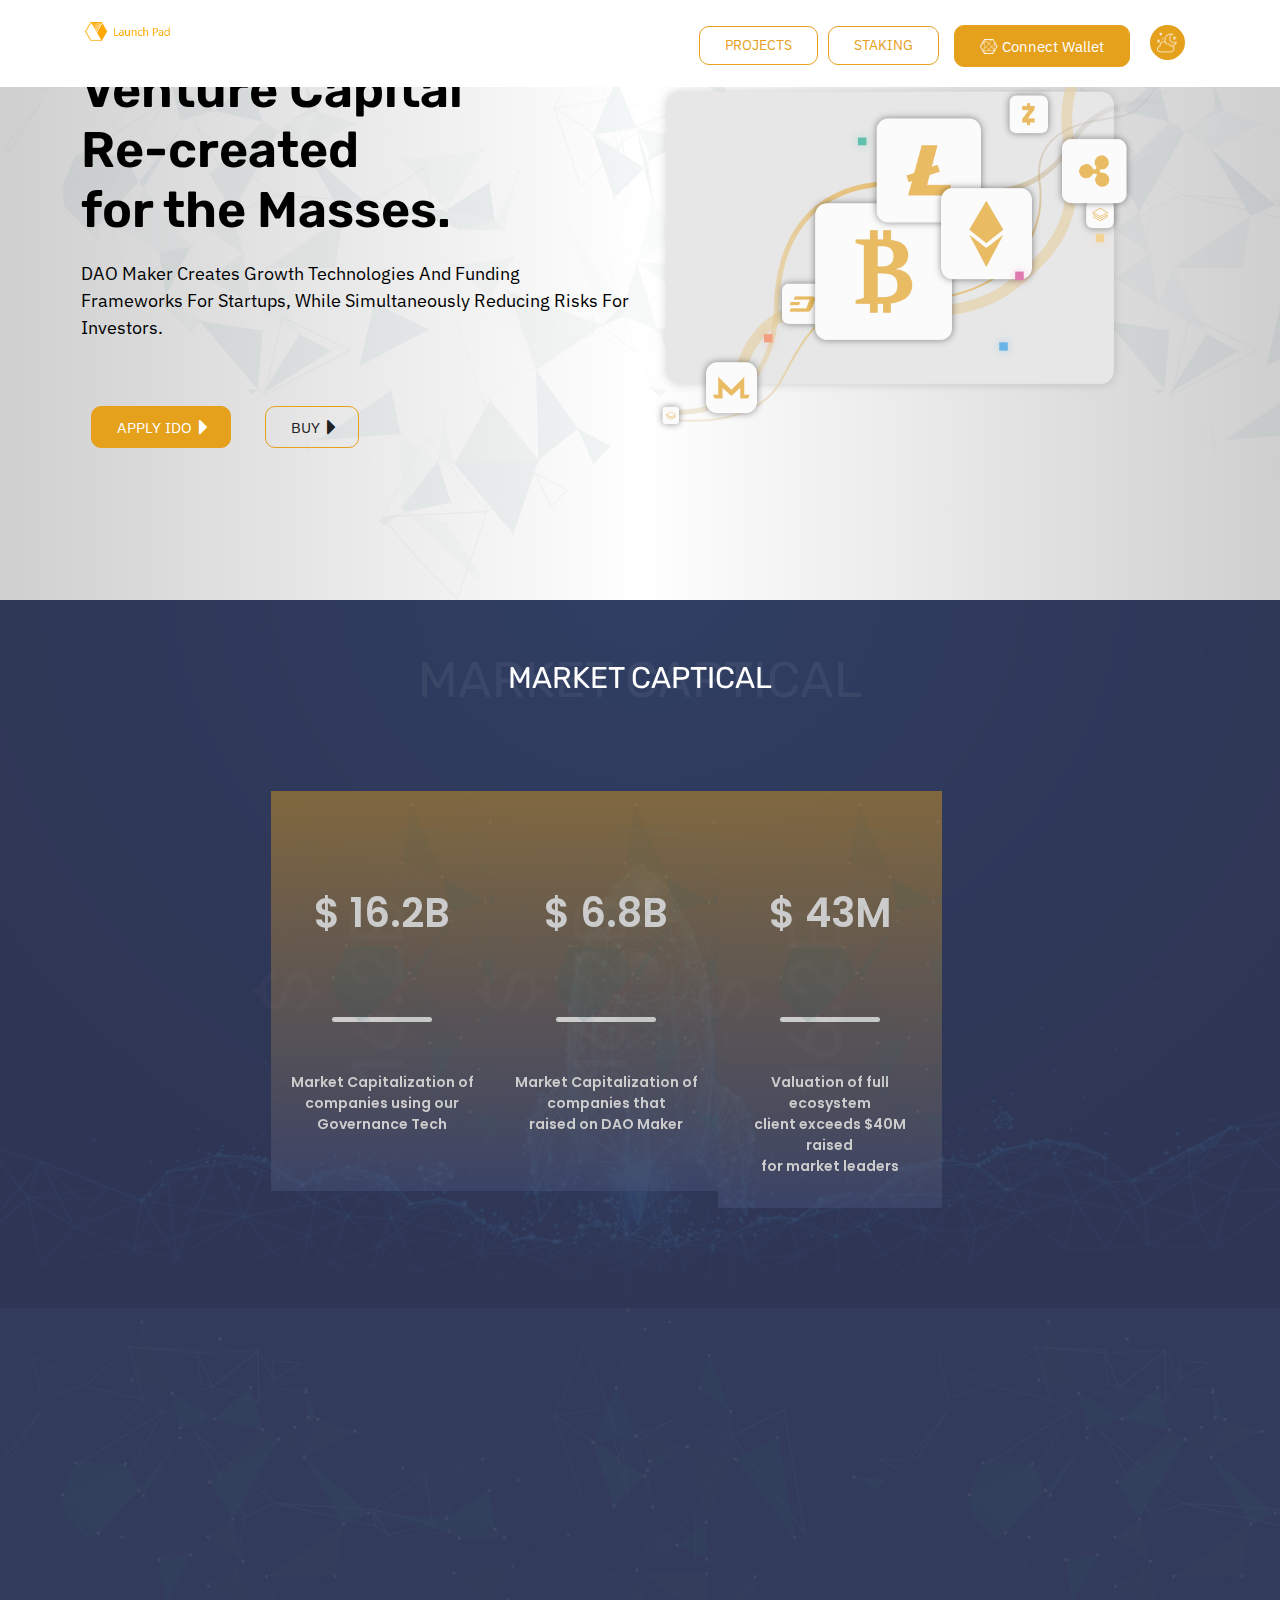
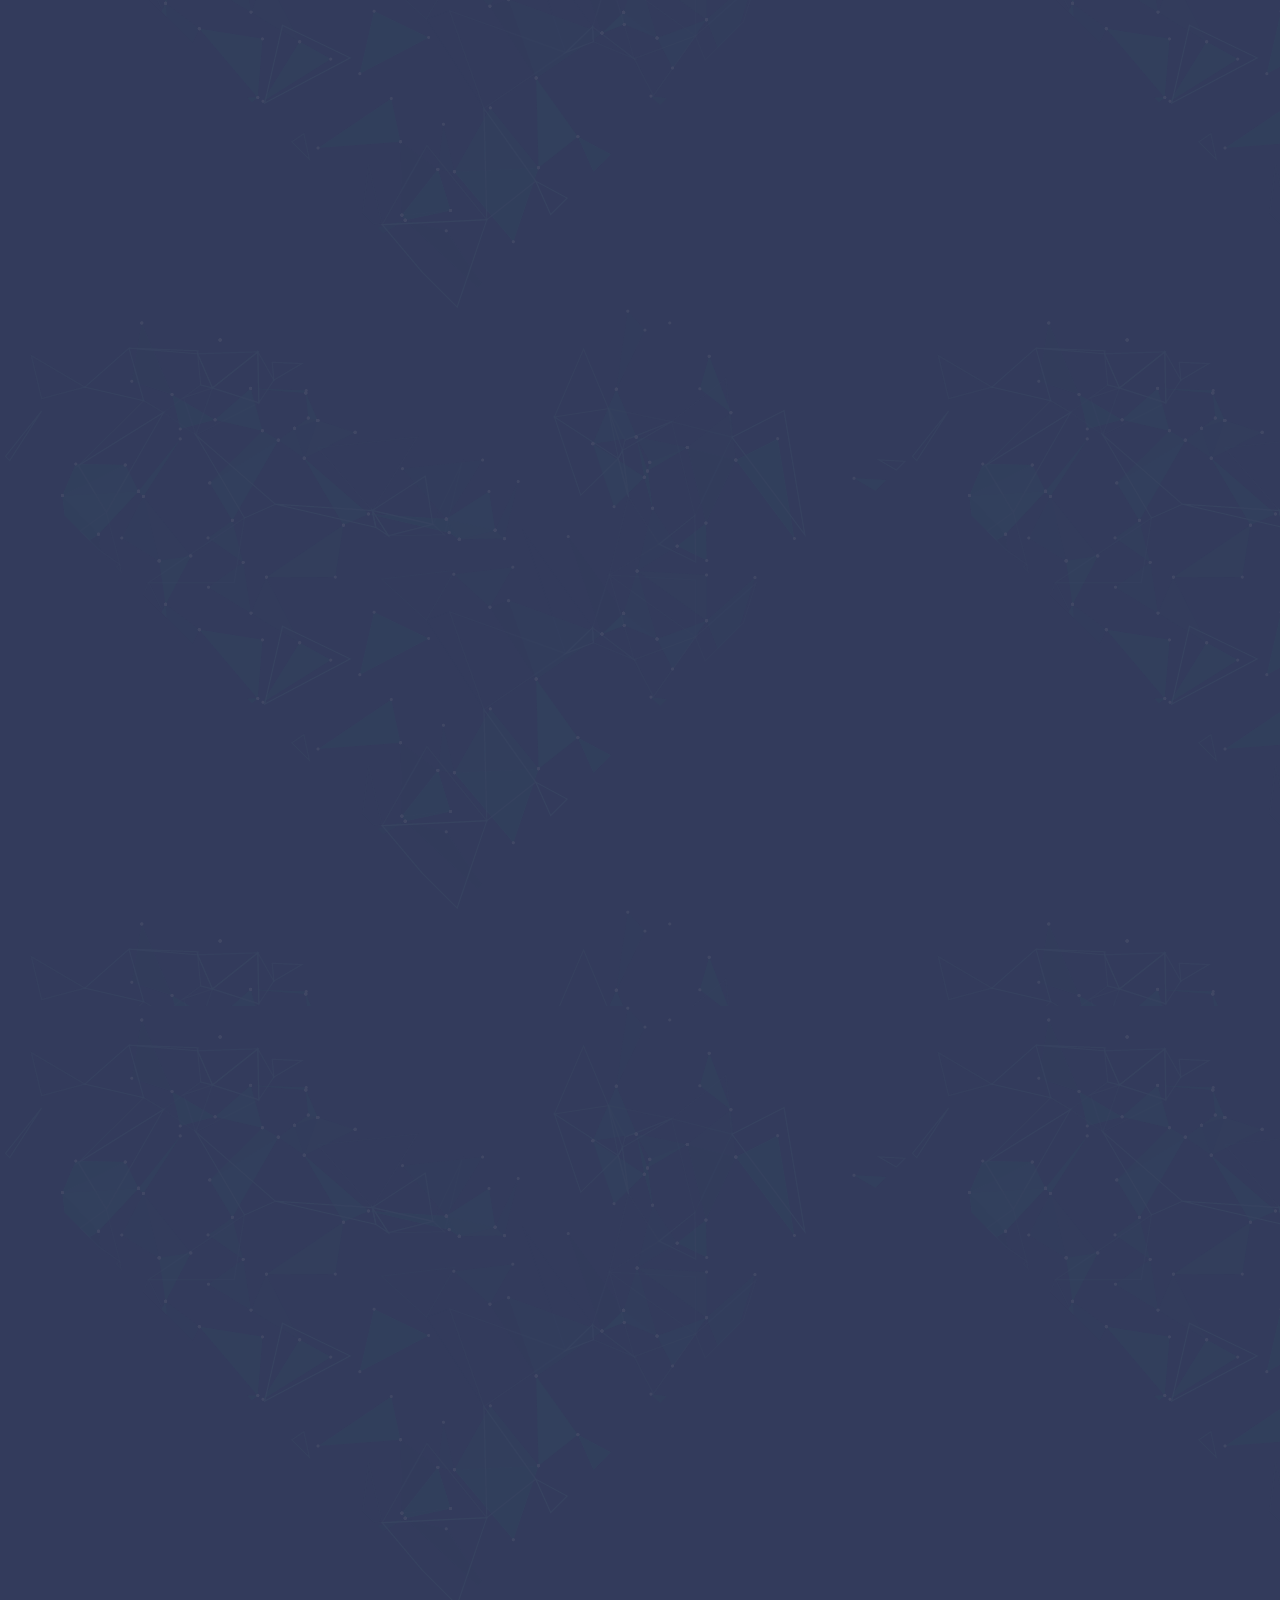
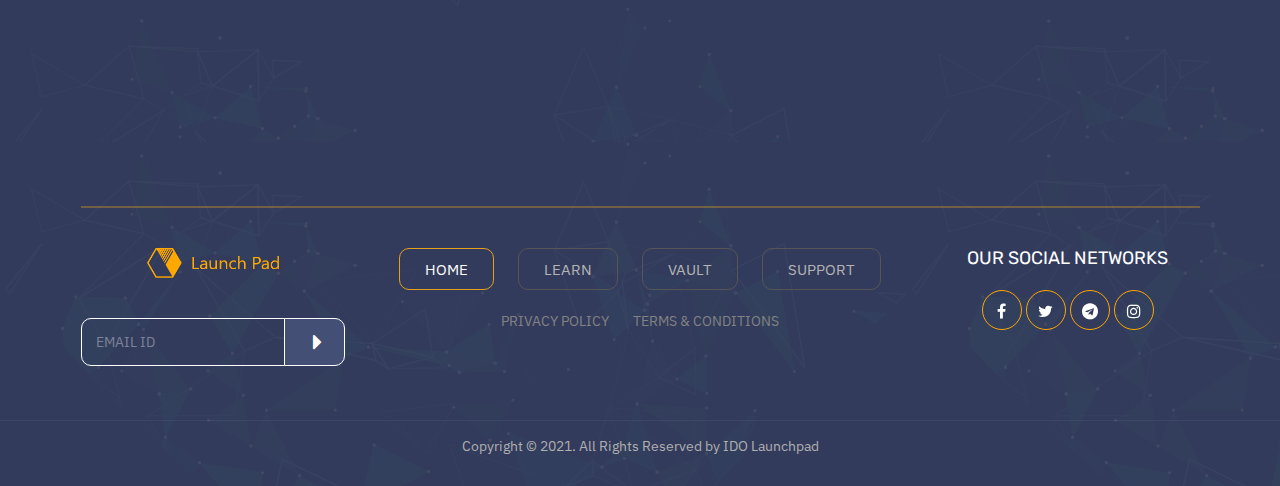
<file: index.html>
﻿<!DOCTYPE html>
<html lang="en">
    <head>
        <meta charset="utf-8" />
        <meta http-equiv="X-UA-Compatible" content="IE=edge" />
        <meta name="viewport" content="width=device-width, initial-scale=1" />
        <meta name="description" content="" />
        <meta name="author" content="" />
        <link rel="icon" href="images/fav.ico" />
        <title>IDO</title>
        <!-- Vendors Style-->
        <link rel="stylesheet" href="css/bootstrap.css" />
        <link rel="stylesheet" href="css/coreNavigation-1.1.3.css" />

        <link rel="stylesheet" href="css/aos.css" />
        <link rel="stylesheet" href="css/select2.min.css" />
        <link rel="stylesheet" href="css/bootstrap-select.css" />
        <!-- Style-->
        <link rel="stylesheet" href="css/style.css" />
        <link rel="stylesheet" href="css/skin_color.css" />
    </head>
    <body class="theme-warning bg-dark-body">

        <!-- New Header Start -->
        <header class="top-bar dark-overlay-top">
        <nav hidden class="nav-white nav-transparent dark-overlay">
            <div class="nav-header">
                <a href="index.html" class="brand"><img src="images/logo.png" alt=""/></a>
                <button class="toggle-bar"><span class="ti-menu"></span></button>   
            </div>                              
            <ul class="menu">
                <!-- <li><a href="index.html">Home</a></li> -->
                <li><a href="project.html" target="_blank">Projects</a></li>
                <li><a href="staking.html" target="_blank">Staking</a></li>
            </ul>
            <ul class="attributes">
                <li class="d-md-block d-none"><a href="#" class="px-10 pt-15 pb-10"><div class="btn btn-primary py-5"><i class="fa fa-connectdevelop fa-spin" aria-hidden="true"></i> Connect Wallet</div></a></li>
                <li class="d-md-block d-none">
                    <a href="#" class="pt-15 pb-10">
                        <div class="night-light-mode"><button class="btn-transparent2 night-mode" onclick="myFunction()"></button></div>
                    </a>
                </li>
            </ul>
        </nav>
    </header>
        <!-- New Header End -->

        <!-- <header>
            <nav hidden class="nav-white nav-transparent dark-overlay">
                <div class="nav-header">
                    <a href="index.html" class="brand">
                        <img src="images/logo.png" alt="" />
                    </a>
                    <button class="toggle-bar">
                        <span class="ti-menu"></span>
                    </button>
                </div>
                <ul class="menu">
                    <li><a href="javascript:void(0)">Learn</a></li>
                    <li><a href="javascript:void(0)">Vault</a></li>
                    <li><a href="javascript:void(0)">Support</a></li>
                    <li class="d-none mobile_view_menu">
                        <a href="javascript:void(0)" class="px-10 pt-15 pb-10"><div class="btn btn-transparent py-5">LOGIN</div></a>
                    </li>
                    <li class="d-none mobile_view_menu">
                        <a href="javascript:void(0)" class="px-10 pt-15 pb-10"><div class="btn btn-transparent py-5">REGISTER</div></a>
                    </li>
                    <li class="d-none mobile_view_menu">
                        <a href="javascript:void(0)" class="px-10 pt-15 pb-10"><div class="btn btn-primary py-5">Connect Wallet</div></a>
                    </li>
                </ul>

                <ul class="attributes">
                    <li class="d-md-block d-none">
                        <a href="javascript:void(0)" class="px-10 pt-15 pb-10"><div class="btn btn-transparent py-5">LOGIN</div></a>
                    </li>
                    <li class="d-md-block d-none">
                        <a href="javascript:void(0)" class="px-10 pt-15 pb-10"><div class="btn btn-transparent py-5">REGISTER</div></a>
                    </li>
                    <li class="d-md-block d-none">
                        <a href="javascript:void(0)" class="px-10 pt-15 pb-10"><div class="btn btn-primary py-5">Connect Wallet</div></a>
                    </li>
                </ul>
            </nav>
        </header> -->

        <!-- <div id="particles-js" class="overflow-hidden z-0"></div> -->

        <section class="h-100vh position-relative z-1" data-overlay="5">
            <div class="container h-p100">
                <div class="row h-p100 align-items-center">
                    <div class="col-lg-6 col-12 tex-cen">
                        <div class="mt-60 slider-section_content">
                            <h1 class="box-title text-white mb-20 fw-600 fs-50">
                                Venture Capital <br />
                                Re-created <br />
                                for the Masses.
                            </h1>
                            <p class="text-white fs-18 mb-50">
                                DAO Maker Creates Growth Technologies And Funding <br />
                                Frameworks For Startups, While Simultaneously Reducing Risks For Investors.
                            </p>
                            <div class="d-flex gap-3 justify-content-start">
                                <a href="form.html" target="_blank" class="px-10 pt-15 pb-10">
                                    <div class="btn btn-primary py-5 py-5">APPLY IDO <i class="fa fa-caret-right"></i></div>
                                </a>
                                <a href="#" class="px-10 pt-15 pb-10">
                                    <div class="btn btn-transparent py-5">BUY <i class="fa fa-caret-right"></i></div>
                                </a>
                            </div>
                        </div>
                    </div>
                    <div class="col-lg-6 col-12">
                        <div class="text-center">
                            <img src="images/slider_image_white.png" class="day_mode" />
                            <img src="images/slider_image.png" class="night_mode" />
                        </div>
                    </div>
                </div>
            </div>
        </section>

        <!-- Warpper Start -->
        <div class="wraper">
            <section class="pt-50 pb-100" id="price_lidt_section">
                <div class="container" data-aos="fade-up">
                    <div class="row justify-content-center">
                        <div class="col-lg-5 col-12 mb-50">
                            <h1 class="mb-15 text-white text-center back-text fs-30" title="MARKET CAPTICAL">MARKET CAPTICAL</h1>
                        </div>
                    </div>

                    <div class="row mt-30">
                        <div class="col-md-12 offset-md-2">
                            <div class="group">
                                <div class="grid-1-5">
                                    <h1>$ 16.2B</h1>
                                    <div class="mt-80 mb-80"><h2 class="fs-40 fw-600">$ 16.2B</h2></div>
                                    <div class=""><hr /></div>
                                    <div class="mt-50">
                                        <p>
                                            Market Capitalization of <br />
                                            companies using our <br />
                                            Governance Tech
                                        </p>
                                    </div>
                                </div>
                                <div class="grid-1-5">
                                    <h1>$ 16.2B</h1>
                                    <div class="mt-80 mb-80"><h2 class="fs-40 fw-600">$ 6.8B</h2></div>
                                    <div class=""><hr /></div>
                                    <div class="mt-50">
                                        <p>
                                            Market Capitalization of <br />
                                            companies that <br />
                                            raised on DAO Maker
                                        </p>
                                    </div>
                                </div>
                                <div class="grid-1-5">
                                    <h1>$ 16.2B</h1>
                                    <div class="mt-80 mb-80"><h2 class="fs-40 fw-600">$ 43M</h2></div>
                                    <div class=""><hr /></div>
                                    <div class="mt-50">
                                        <p>
                                            Valuation of full ecosystem <br />
                                            client exceeds $40M raised <br />
                                            for market leaders
                                        </p>
                                    </div>
                                </div>
                            </div>
                        </div>
                    </div>
                </div>
            </section>

            <section class="bg-img countnm-bx pt-50 pb-100" id="live_sale_section">
                <div class="container" data-aos="fade-up">
                    <div class="row">
                        <div class="col-sm-8 col-12 mb-50 wid_100">
                            <h1 class="mb-15 text-white text-center back-text2 fs-30" title="LIVE SALES">LIVE SALES</h1>

                            <div class="row mt-100">
                                <div class="col-sm-4">
                                    <div class="main-col live_sale">
                                        <div class="card-top pull-up">
                                            <div class="text-left padd-space">
                                                <h3 class="live-title-heading">Spherium</h3>
                                                <a href="#" class="pt-15 pb-10"><div class="btn btn-transparent live-btn">Registration Open</div></a>
                                                <p class="mt-20 mb-0">Registration Ends</p>
                                                <p class="yellow-base-color">2d 4h 34m 53s</p>
                                                <div class="hover-show2"></div>
                                                <div class="hover-show">
                                                    <p class="mar-demo mt-20 mb-0">SHO Total Raise</p>
                                                    <p class="mt-5">2d 4h 34m 53s</p>
                                                    <p class="mar-demo mt-20 mb-0">ABC Pad Personal Allocation</p>
                                                    <p class="mt-5">2d 4h 34m 53s</p>
                                                </div>
                                                <a href="#" class="pt-15 pb-10">
                                                    <div class="btn btn-transparent">More Detail <i class="fa fa-caret-right"></i></div>
                                                </a>
                                            </div>
                                            <div class="card-bottom">
                                                <button class="btn blue_btn">
                                                    <a href=""><img src="images/client/cli_4.png" /></a>
                                                </button>
                                            </div>
                                        </div>
                                    </div>
                                </div>
                                <div class="col-sm-4">
                                    <div class="main-col live_sale">
                                        <div class="card-top pull-up">
                                            <div class="text-left padd-space">
                                                <h3 class="live-title-heading">Spherium</h3>
                                                <a href="#" class="pt-15 pb-10"><div class="btn btn-transparent live-btn">Registration Open</div></a>
                                                <p class="mt-20 mb-0">Registration Ends</p>
                                                <p class="yellow-base-color">2d 4h 34m 53s</p>
                                                <div class="hover-show2"></div>
                                                <div class="hover-show">
                                                    <p class="mar-demo mt-20 mb-0">SHO Total Raise</p>
                                                    <p class="mt-5">2d 4h 34m 53s</p>
                                                    <p class="mar-demo mt-20 mb-0">ABC Pad Personal Allocation</p>
                                                    <p class="mt-5">2d 4h 34m 53s</p>
                                                </div>
                                                <a href="#" class="pt-15 pb-10">
                                                    <div class="btn btn-transparent py-5">More Detail <i class="fa fa-caret-right"></i></div>
                                                </a>
                                            </div>
                                            <div class="card-bottom">
                                                <button class="btn blue_btn">
                                                    <a href=""><img src="images/client/cli_2.png" /></a>
                                                </button>
                                            </div>
                                        </div>
                                    </div>
                                </div>
                                <div class="col-sm-4">
                                    <div class="main-col live_sale">
                                        <div class="card-top pull-up">
                                            <div class="text-left padd-space">
                                                <h3 class="live-title-heading">Spherium</h3>
                                                <a href="#" class="pt-15 pb-10"><div class="btn btn-transparent live-btn">Registration Open</div></a>
                                                <p class="mt-20 mb-0">Registration Ends</p>
                                                <p class="yellow-base-color">2d 4h 34m 53s</p>
                                                <div class="hover-show2"></div>
                                                <div class="hover-show">
                                                    <p class="mar-demo mt-20 mb-0">SHO Total Raise</p>
                                                    <p class="mt-5">2d 4h 34m 53s</p>
                                                    <p class="mar-demo mt-20 mb-0">ABC Pad Personal Allocation</p>
                                                    <p class="mt-5">2d 4h 34m 53s</p>
                                                </div>
                                                <a href="#" class="pt-15 pb-10">
                                                    <div class="btn btn-transparent py-5">More Detail <i class="fa fa-caret-right"></i></div>
                                                </a>
                                            </div>
                                            <div class="card-bottom">
                                                <button class="btn blue_btn">
                                                    <a href=""><img src="images/client/cli_3.png" /></a>
                                                </button>
                                            </div>
                                        </div>
                                    </div>
                                </div>
                            </div>

                            <div class="row mt-30">
                                <div class="col-sm-4">
                                    <div class="main-col live_sale">
                                        <div class="card-top pull-up">
                                            <div class="text-left padd-space">
                                                <h3 class="live-title-heading">Spherium</h3>
                                                <a href="#" class="pt-15 pb-10"><div class="btn btn-transparent live-btn">Registration Open</div></a>
                                                <p class="mt-20 mb-0">Registration Ends</p>
                                                <p class="yellow-base-color">2d 4h 34m 53s</p>
                                                <div class="hover-show2"></div>
                                                <div class="hover-show">
                                                    <p class="mar-demo mt-20 mb-0">SHO Total Raise</p>
                                                    <p class="mt-5">2d 4h 34m 53s</p>
                                                    <p class="mar-demo mt-20 mb-0">ABC Pad Personal Allocation</p>
                                                    <p class="mt-5">2d 4h 34m 53s</p>
                                                </div>
                                                <a href="#" class="pt-15 pb-10">
                                                    <div class="btn btn-transparent">More Detail <i class="fa fa-caret-right"></i></div>
                                                </a>
                                            </div>
                                            <div class="card-bottom">
                                                <button class="btn blue_btn">
                                                    <a href=""><img src="images/client/cli_4.png" /></a>
                                                </button>
                                            </div>
                                        </div>
                                    </div>
                                </div>
                                <div class="col-sm-4">
                                    <div class="main-col live_sale">
                                        <div class="card-top pull-up">
                                            <div class="text-left padd-space">
                                                <h3 class="live-title-heading">Spherium</h3>
                                                <a href="#" class="pt-15 pb-10"><div class="btn btn-transparent live-btn">Registration Open</div></a>
                                                <p class="mt-20 mb-0">Registration Ends</p>
                                                <p class="yellow-base-color">2d 4h 34m 53s</p>
                                                <div class="hover-show2"></div>
                                                <div class="hover-show">
                                                    <p class="mar-demo mt-20 mb-0">SHO Total Raise</p>
                                                    <p class="mt-5">2d 4h 34m 53s</p>
                                                    <p class="mar-demo mt-20 mb-0">ABC Pad Personal Allocation</p>
                                                    <p class="mt-5">2d 4h 34m 53s</p>
                                                </div>
                                                <a href="#" class="pt-15 pb-10">
                                                    <div class="btn btn-transparent py-5">More Detail <i class="fa fa-caret-right"></i></div>
                                                </a>
                                            </div>
                                            <div class="card-bottom">
                                                <button class="btn blue_btn">
                                                    <a href=""><img src="images/client/cli_5.png" /></a>
                                                </button>
                                            </div>
                                        </div>
                                    </div>
                                </div>
                                <div class="col-sm-4">
                                    <div class="main-col live_sale">
                                        <div class="card-top pull-up">
                                            <div class="text-left padd-space">
                                                <h3 class="live-title-heading">Spherium</h3>
                                                <a href="#" class="pt-15 pb-10"><div class="btn btn-transparent live-btn">Registration Open</div></a>
                                                <p class="mt-20 mb-0">Registration Ends</p>
                                                <p class="yellow-base-color">2d 4h 34m 53s</p>
                                                <div class="hover-show2"></div>
                                                <div class="hover-show">
                                                    <p class="mar-demo mt-20 mb-0">SHO Total Raise</p>
                                                    <p class="mt-5">2d 4h 34m 53s</p>
                                                    <p class="mar-demo mt-20 mb-0">ABC Pad Personal Allocation</p>
                                                    <p class="mt-5">2d 4h 34m 53s</p>
                                                </div>
                                                <a href="#" class="pt-15 pb-10">
                                                    <div class="btn btn-transparent py-5">More Detail <i class="fa fa-caret-right"></i></div>
                                                </a>
                                            </div>
                                            <div class="card-bottom">
                                                <button class="btn blue_btn">
                                                    <a href=""><img src="images/client/cli_6.png" /></a>
                                                </button>
                                            </div>
                                        </div>
                                    </div>
                                </div>
                            </div>

                            <div class="row text-center nornal_view_more">
                                <div class="col-sm-12">
                                    <a href="javascript:void(0)" class="px-10 pt-50 pb-50">
                                        <div class="btn btn-transparent py-5">LOAD MORE <i class="fa fa-caret-right"></i></div>
                                    </a>
                                </div>
                            </div>

                        </div>

                        <div class="col-sm-4 col-12 mb-50 wid_100">
                            <h1 class="mb-15 text-white text-center back-text3 fs-30" title="UPCOMING SALES">UPCOMING SALES</h1>

                            <div class="row mt-100">
                                <div class="col-sm-12">
                                    <div class="card-top2 mb-35">
                                        <div class="row">
                                            <div class="col-sm-3 one"><img src="images/client/icon_1.png" /></div>
                                            <div class="col-sm-7 two">
                                                <div class="row">
                                                    <div class="col-sm-4">
                                                        <h1>SHO</h1>
                                                        <p>Letix</p>
                                                    </div>
                                                    <div class="col-sm-4">
                                                        <h1>ATH</h1>
                                                        <p>N/A</p>
                                                    </div>
                                                    <div class="col-sm-4">
                                                        <h1>Status</h1>
                                                        <p>Upcoming</p>
                                                    </div>
                                                </div>
                                            </div>
                                            <div class="col-sm-2 three">
                                                <span class="more-details-font mobile-devices-320">MORE DETAILS </span>
                                                <i class="fa fa-angle-right" aria-hidden="true"></i>
                                            </div>
                                        </div>
                                        <!-- overlay start -->
                                        <!-- <div class="row main-class">
                                                 <div class="col-sm-6 no-pad">
                                                   <div class="one-overlay"><img src="images/uni-1.png"></div></div>
                                                <div class="col-sm-6 no-pad">
                                                  <div class="two-overlay" style="float:right;">
                                                  <div class="font-icon">
                                                    <span class="more-details-font">MORE DETAILS </span> <i class="fa fa-angle-right" aria-hidden="true"></i>
                                                  </div>
                                                </div>
                                              </div>
                                              </div> -->
                                        <!-- overlay end -->
                                        <!-- Overlay Start -->
                                        <div class="overlay-left-slide">
                                            <div class="text"><img src="images/client/icon_1a.png" class="left-icon-img" /></div>
                                        </div>
                                        <div class="overlay-right-slide">
                                            <div class="text-right"><span class="more-details-font">MORE DETAILS </span><i class="fa fa-angle-right" aria-hidden="true"></i></div>
                                        </div>
                                        <!-- Overlay End -->
                                    </div>

                                    <div class="card-top2 mb-35">
                                        <div class="row">
                                            <div class="col-sm-3 one"><img src="images/client/icon_2.png" /></div>
                                            <div class="col-sm-7 two">
                                                <div class="row">
                                                    <div class="col-sm-4">
                                                        <h1>SHO</h1>
                                                        <p>Mozik</p>
                                                    </div>
                                                    <div class="col-sm-4">
                                                        <h1>ATH</h1>
                                                        <p>N/A</p>
                                                    </div>
                                                    <div class="col-sm-4">
                                                        <h1>Status</h1>
                                                        <p>Upcoming</p>
                                                    </div>
                                                </div>
                                            </div>
                                            <div class="col-sm-2 three">
                                                <span class="more-details-font mobile-devices-320">MORE DETAILS </span>
                                                <i class="fa fa-angle-right" aria-hidden="true"></i>
                                            </div>
                                        </div>
                                        <!-- Overlay Start -->
                                        <div class="overlay-left-slide">
                                            <div class="text"><img src="images/client/icon_2a.png" class="left-icon-img" /></div>
                                        </div>
                                        <div class="overlay-right-slide">
                                            <div class="text-right"><span class="more-details-font">MORE DETAILS </span><i class="fa fa-angle-right" aria-hidden="true"></i></div>
                                        </div>
                                        <!-- Overlay End -->
                                    </div>

                                    <div class="card-top2 mb-35">
                                        <div class="row">
                                            <div class="col-sm-3 one"><img src="images/client/icon_3.png" /></div>
                                            <div class="col-sm-7 two">
                                                <div class="row">
                                                    <div class="col-sm-4">
                                                        <h1>SHO</h1>
                                                        <p>SPX</p>
                                                    </div>
                                                    <div class="col-sm-4">
                                                        <h1>ATH</h1>
                                                        <p>N/A</p>
                                                    </div>
                                                    <div class="col-sm-4">
                                                        <h1>Status</h1>
                                                        <p>Upcoming</p>
                                                    </div>
                                                </div>
                                            </div>
                                            <div class="col-sm-2 three">
                                                <span class="more-details-font mobile-devices-320">MORE DETAILS </span>
                                                <i class="fa fa-angle-right" aria-hidden="true"></i>
                                            </div>
                                        </div>
                                        <!-- Overlay Start -->
                                        <div class="overlay-left-slide">
                                            <div class="text"><img src="images/client/icon_3a.png" class="left-icon-img" /></div>
                                        </div>
                                        <div class="overlay-right-slide">
                                            <div class="text-right"><span class="more-details-font">MORE DETAILS </span><i class="fa fa-angle-right" aria-hidden="true"></i></div>
                                        </div>
                                        <!-- Overlay End -->
                                    </div>

                                    <div class="card-top2 mb-35">
                                        <div class="row">
                                            <div class="col-sm-3 one"><img src="images/client/icon_4.png" /></div>
                                            <div class="col-sm-7 two">
                                                <div class="row">
                                                    <div class="col-sm-4">
                                                        <h1>SHO</h1>
                                                        <p>Delta</p>
                                                    </div>
                                                    <div class="col-sm-4">
                                                        <h1>ATH</h1>
                                                        <p>N/A</p>
                                                    </div>
                                                    <div class="col-sm-4">
                                                        <h1>Status</h1>
                                                        <p>Upcoming</p>
                                                    </div>
                                                </div>
                                            </div>
                                            <div class="col-sm-2 three">
                                                <span class="more-details-font mobile-devices-320">MORE DETAILS </span>
                                                <i class="fa fa-angle-right" aria-hidden="true"></i>
                                            </div>
                                        </div>
                                        <!-- Overlay Start -->
                                        <div class="overlay-left-slide">
                                            <div class="text"><img src="images/client/icon_4a.png" class="left-icon-img" /></div>
                                        </div>
                                        <div class="overlay-right-slide">
                                            <div class="text-right"><span class="more-details-font">MORE DETAILS </span><i class="fa fa-angle-right" aria-hidden="true"></i></div>
                                        </div>
                                        <!-- Overlay End -->
                                    </div>

                                    <div class="card-top2 mb-35">
                                        <div class="row">
                                            <div class="col-sm-3 one"><img src="images/client/icon_5.png" /></div>
                                            <div class="col-sm-7 two">
                                                <div class="row">
                                                    <div class="col-sm-4">
                                                        <h1>SHO</h1>
                                                        <p>O3</p>
                                                    </div>
                                                    <div class="col-sm-4">
                                                        <h1>ATH</h1>
                                                        <p>N/A</p>
                                                    </div>
                                                    <div class="col-sm-4">
                                                        <h1>Status</h1>
                                                        <p>Upcoming</p>
                                                    </div>
                                                </div>
                                            </div>
                                            <div class="col-sm-2 three">
                                                <span class="more-details-font mobile-devices-320">MORE DETAILS </span>
                                                <i class="fa fa-angle-right" aria-hidden="true"></i>
                                            </div>
                                        </div>
                                        <!-- Overlay Start -->
                                        <div class="overlay-left-slide">
                                            <div class="text"><img src="images/client/icon_5a.png" class="left-icon-img" /></div>
                                        </div>
                                        <div class="overlay-right-slide">
                                            <div class="text-right"><span class="more-details-font">MORE DETAILS </span><i class="fa fa-angle-right" aria-hidden="true"></i></div>
                                        </div>
                                        <!-- Overlay End -->
                                    </div>

                                    <div class="card-top2 mb-35">
                                        <div class="row">
                                            <div class="col-sm-3 one"><img src="images/client/icon_1.png" /></div>
                                            <div class="col-sm-7 two">
                                                <div class="row">
                                                    <div class="col-sm-4">
                                                        <h1>SHO</h1>
                                                        <p>Letix</p>
                                                    </div>
                                                    <div class="col-sm-4">
                                                        <h1>ATH</h1>
                                                        <p>N/A</p>
                                                    </div>
                                                    <div class="col-sm-4">
                                                        <h1>Status</h1>
                                                        <p>Upcoming</p>
                                                    </div>
                                                </div>
                                            </div>
                                            <div class="col-sm-2 three">
                                                <span class="more-details-font mobile-devices-320">MORE DETAILS </span>
                                                <i class="fa fa-angle-right" aria-hidden="true"></i>
                                            </div>
                                        </div>
                                        <!-- overlay start -->
                                        <!-- <div class="row main-class">
                                                 <div class="col-sm-6 no-pad">
                                                   <div class="one-overlay"><img src="images/uni-1.png"></div></div>
                                                <div class="col-sm-6 no-pad">
                                                  <div class="two-overlay" style="float:right;">
                                                  <div class="font-icon">
                                                    <span class="more-details-font">MORE DETAILS </span> <i class="fa fa-angle-right" aria-hidden="true"></i>
                                                  </div>
                                                </div>
                                              </div>
                                              </div> -->
                                        <!-- overlay end -->
                                        <!-- Overlay Start -->
                                        <div class="overlay-left-slide">
                                            <div class="text"><img src="images/client/icon_1a.png" class="left-icon-img" /></div>
                                        </div>
                                        <div class="overlay-right-slide">
                                            <div class="text-right"><span class="more-details-font">MORE DETAILS </span><i class="fa fa-angle-right" aria-hidden="true"></i></div>
                                        </div>
                                        <!-- Overlay End -->
                                    </div>
                                    
                                </div>
                            </div>


                            <div class="row text-center nornal_view_more">
                                <div class="col-sm-12">
                                    <a href="javascript:void(0)" class="px-10 pt-50 pb-50">
                                        <div class="btn btn-transparent py-5">LOAD MORE <i class="fa fa-caret-right"></i></div>
                                    </a>
                                </div>
                            </div>

                        </div>

                        <div class="row text-center mobile_view_more">
                            <div class="col-sm-8">
                                <a href="javascript:void(0)" class="px-10 pt-50 pb-50">
                                    <div class="btn btn-transparent py-5">LOAD MORE <i class="fa fa-caret-right"></i></div>
                                </a>
                            </div>
                            <div class="col-sm-4">
                                <a href="javascript:void(0)" class="px-10 pt-50 pb-50">
                                    <div class="btn btn-transparent py-5">LOAD MORE <i class="fa fa-caret-right"></i></div>
                                </a>
                            </div>
                        </div>

                    </div>
                </div>
            </section>

            <section class="py-50" id="down_section">
                <div class="container" data-aos="fade-up">
                    <div class="row justify-content-center">
                        <div class="col-lg-5 col-12 mb-50">
                            <h1 class="mb-15 text-white text-center back-text fs-30" title="COMPLETED SALES">COMPLETED SALES</h1>
                        </div>
                    </div>

                    <div class="row complete_sale">
                        <div class="card-top2 conplete-sale-feature col-md-8 offset-md-2 mb-50">
                            <div class="row">
                                <div class="col-sm-3 one text-center">
                                    <img src="images/client/icon_6.png" />
                                </div>
                                <div class="col-sm-7 two inner_body-svg">
                                    <div class="row">
                                        <div class="col-sm-3">
                                            <h1>SHO</h1>
                                            <p>LaunchX</p>
                                        </div>
                                        <div class="col-sm-3">
                                            <h1>Platform Raise</h1>
                                            <p>$170,000</p>
                                        </div>
                                        <div class="col-sm-3">
                                            <h1>Total Raise</h1>
                                            <p>$1,421,250</p>
                                        </div>
                                        <div class="col-sm-3">
                                            <h1>ATH</h1>
                                            <p>40</p>
                                        </div>
                                    </div>
                                </div>
                                <div class="col-sm-2 three com-sale">
                                    <!-- <span class="more-details-font">MORE DETAILS </span> -->
                                    <i class="fa fa-angle-right" aria-hidden="true"></i>
                                </div>
                            </div>
                            <div class="overlay-double-slide">
                                <div class="text-double">
                                    <span class="more-details-font">MORE DETAILS </span>
                                    <i class="fa fa-angle-right" aria-hidden="true"></i>
                                </div>
                            </div>
                        </div>

                        <div class="card-top2 conplete-sale-feature col-md-8 offset-md-2 mb-50">
                            <div class="row">
                                <div class="col-sm-3 one text-center">
                                    <img src="images/client/icon_7.png" />
                                </div>

                                <div class="col-sm-7 two inner_body-svg">
                                    <div class="row">
                                        <div class="col-sm-3">
                                            <h1>SHO</h1>
                                            <p>knit Finance</p>
                                        </div>
                                        <div class="col-sm-3">
                                            <h1>Platform Raise</h1>
                                            <p>$150,000</p>
                                        </div>
                                        <div class="col-sm-3">
                                            <h1>Total Raise</h1>
                                            <p>$1,646,500</p>
                                        </div>
                                        <div class="col-sm-3">
                                            <h1>ATH</h1>
                                            <p>N/A</p>
                                        </div>
                                    </div>
                                </div>

                                <div class="col-sm-2 three com-sale">
                                    <!-- <span class="more-details-font">MORE DETAILS </span> -->
                                    <i class="fa fa-angle-right" aria-hidden="true"></i>
                                </div>
                            </div>
                            <div class="overlay-double-slide">
                                <div class="text-double">
                                    <span class="more-details-font">MORE DETAILS </span>
                                    <i class="fa fa-angle-right" aria-hidden="true"></i>
                                </div>
                            </div>
                        </div>

                        <div class="card-top2 conplete-sale-feature col-md-8 offset-md-2 mb-50">
                            <div class="row">
                                <div class="col-sm-3 one text-center"><img src="images/client/icon_8.png" /></div>
                                <div class="col-sm-7 two inner_body-svg">
                                    <div class="row">
                                        <div class="col-sm-3">
                                            <h1>SHO</h1>
                                            <p>Sienna</p>
                                        </div>
                                        <div class="col-sm-3">
                                            <h1>Platform Raise</h1>
                                            <p>$800.00</p>
                                        </div>
                                        <div class="col-sm-3">
                                            <h1>Total Raise</h1>
                                            <p>$5,245,200</p>
                                        </div>
                                        <div class="col-sm-3">
                                            <h1>ATH</h1>
                                            <p>N/A</p>
                                        </div>
                                    </div>
                                </div>
                                <div class="col-sm-2 three com-sale">
                                    <!-- <span class="more-details-font ">MORE DETAILS </span> -->
                                    <i class="fa fa-angle-right" aria-hidden="true"></i>
                                </div>
                            </div>
                            <div class="overlay-double-slide">
                                <div class="text-double"><span class="more-details-font">MORE DETAILS </span><i class="fa fa-angle-right" aria-hidden="true"></i></div>
                            </div>
                        </div>
                    </div>
                </div>
            </section>

            <footer class="footer_three">
                <div class="footer-top pt-50">
                    <div class="container">
                        <hr style="background: #e5a01c5c; margin-bottom: 0px;" />
                        <div class="row pb-40 pt-40">
                            <div class="col-lg-3 col-sm-3 col-12 text-center">
                                <div class="widget">
                                    <a href="index.html" class="brand"><img src="images/footer_logo.png" alt="" class="footer_logo" /></a>
                                </div>
                                <form class="" action="" method="post">
                                    <div class="input-group foot_form">
                                        <input name="email" required="required" class="form-control btn-transparent foot_form_border" placeholder="EMAIL ID" type="email" />
                                        <button name="submit" value="Submit" type="submit" class="btn btn-transparent foot_form_border"><i class="fa fa-caret-right"></i></button>
                                    </div>
                                </form>
                            </div>
                            <div class="col-sm-6 col-lg-6 col-12">
                                <ul class="list-unstyled d-flex gap-items-1">
                                    <li class="d-md-block d-none">
                                        <a href="#" class="px-10 pt-15 pb-10"><div class="btn btn-transparent py-5">HOME</div></a>
                                    </li>
                                    <li class="d-md-block d-none">
                                        <a href="javascript:void(0)" class="px-10 pt-15 pb-10"><div class="btn btn-transparent_white py-5">LEARN</div></a>
                                    </li>
                                    <li class="d-md-block d-none">
                                        <a href="javascript:void(0)" class="px-10 pt-15 pb-10"><div class="btn btn-transparent_white py-5">VAULT</div></a>
                                    </li>
                                    <li class="d-md-block d-none">
                                        <a href="javascript:void(0)" class="px-10 pt-15 pb-10"><div class="btn btn-transparent_white py-5">SUPPORT</div></a>
                                    </li>
                                </ul>
                                <br />
                                <ul class="list-unstyled d-flex gap-items-1 terms_title">
                                    <li class="d-md-block d-none"><a href="javascript:void(0)" class="px-10 pt-15 pb-10">PRIVACY POLICY</a></li>
                                    <li class="d-md-block d-none"><a href="javascript:void(0)" class="px-10 pt-15 pb-10">TERMS & CONDITIONS</a></li>
                                </ul>
                            </div>
                            <div class="col-12 col-sm-3 col-lg-3 text-center">
                                <div class="widget footer_widget clearfix">
                                    <h4 class="footer-title text-white">OUR SOCIAL NETWORKS</h4>
                                    <div class="social-icons">
                                        <ul class="list-unstyled d-flex gap-items-1">
                                            <li>
                                                <a href="javascript:void(0)" class="waves-effect waves-circle btn btn-social-icon btn-circle btn-facebook"><i class="fa fa-facebook"></i></a>
                                            </li>
                                            <li>
                                                <a href="javascript:void(0)" class="waves-effect waves-circle btn btn-social-icon btn-circle btn-twitter"><i class="fa fa-twitter"></i></a>
                                            </li>
                                            <li>
                                                <a href="javascript:void(0)" class="waves-effect waves-circle btn btn-social-icon btn-circle btn-linkedin"><i class="fa fa-telegram"></i></a>
                                            </li>
                                            <li>
                                                <a href="javascript:void(0)" class="waves-effect waves-circle btn btn-social-icon btn-circle btn-instagram"><i class="fa fa-instagram"></i></a>
                                            </li>
                                        </ul>
                                    </div>
                                </div>
                            </div>
                        </div>
                    </div>
                </div>

                <div class="footer-bottom">
                    <div class="container-fluid">
                        <div class="row align-items-center">
                            <div class="col-md-12 col-12 text-center">
                                <!-- <div class="toggle"></div> -->
                                <!-- <div class="night-light-mode"><button class="btn-transparent2 night-mode" onclick="myFunction()"></button></div> -->
                                <p>Copyright © 2021. All Rights Reserved by IDO Launchpad</p>
                            </div>
                            <div class="col-md-4 col-12 text-md-start text-center">
                                  <button onclick="topFunction()" id="myBtn" title="Go to top"><i class="fa fa-angle-up"></i></button>
                            </div>
                        </div>
                    </div>
                </div>

            </footer>
        </div>
        <!-- Warpper End -->

        <!-- Vendor JS -->
        <script src="js/vendors.min.js"></script>
        <!-- Corenav Master JavaScript -->
        <script src="js/coreNavigation-1.1.3.js"></script>
        <script src="js/nav.js"></script>
        <!-- <script src="js/select2.full.js"></script> -->
        <script src="js/bootstrap-select.js"></script>
        
        <!-- <script src="js/particles.js"></script>
        <script src="js/app.js"></script>-->
        <!-- CryptoCurrency front end -->
        <script src="js/template.js"></script>

        <script src="js/jquery.min.js"></script>
        <script>
            $(window).load(function () {
                $(".post-module").hover(function () {
                    $(this).find(".description").stop().animate(
                        {
                            height: "toggle",
                            opacity: "toggle",
                        },
                        300
                    );
                });
            });

            $(document).ready(function () {
                $(".toggle").click(function () {
                    $(".toggle").toggleClass("active");
                    $("body").toggleClass("night");
                });
            });

            function myFunction() {
                var element = document.body;
                element.classList.toggle("night");
            }

            var mybutton = document.getElementById("myBtn");
            window.onscroll = function() {scrollFunction()};
            function scrollFunction() {
            if (document.body.scrollTop > 20 || document.documentElement.scrollTop > 20) {
            mybutton.style.display = "block";
            } else {
            mybutton.style.display = "none";
            }
            }
            function topFunction() {
            document.body.scrollTop = 0;
            document.documentElement.scrollTop = 0;
            }
        </script>
    </body>
</html>
</file>
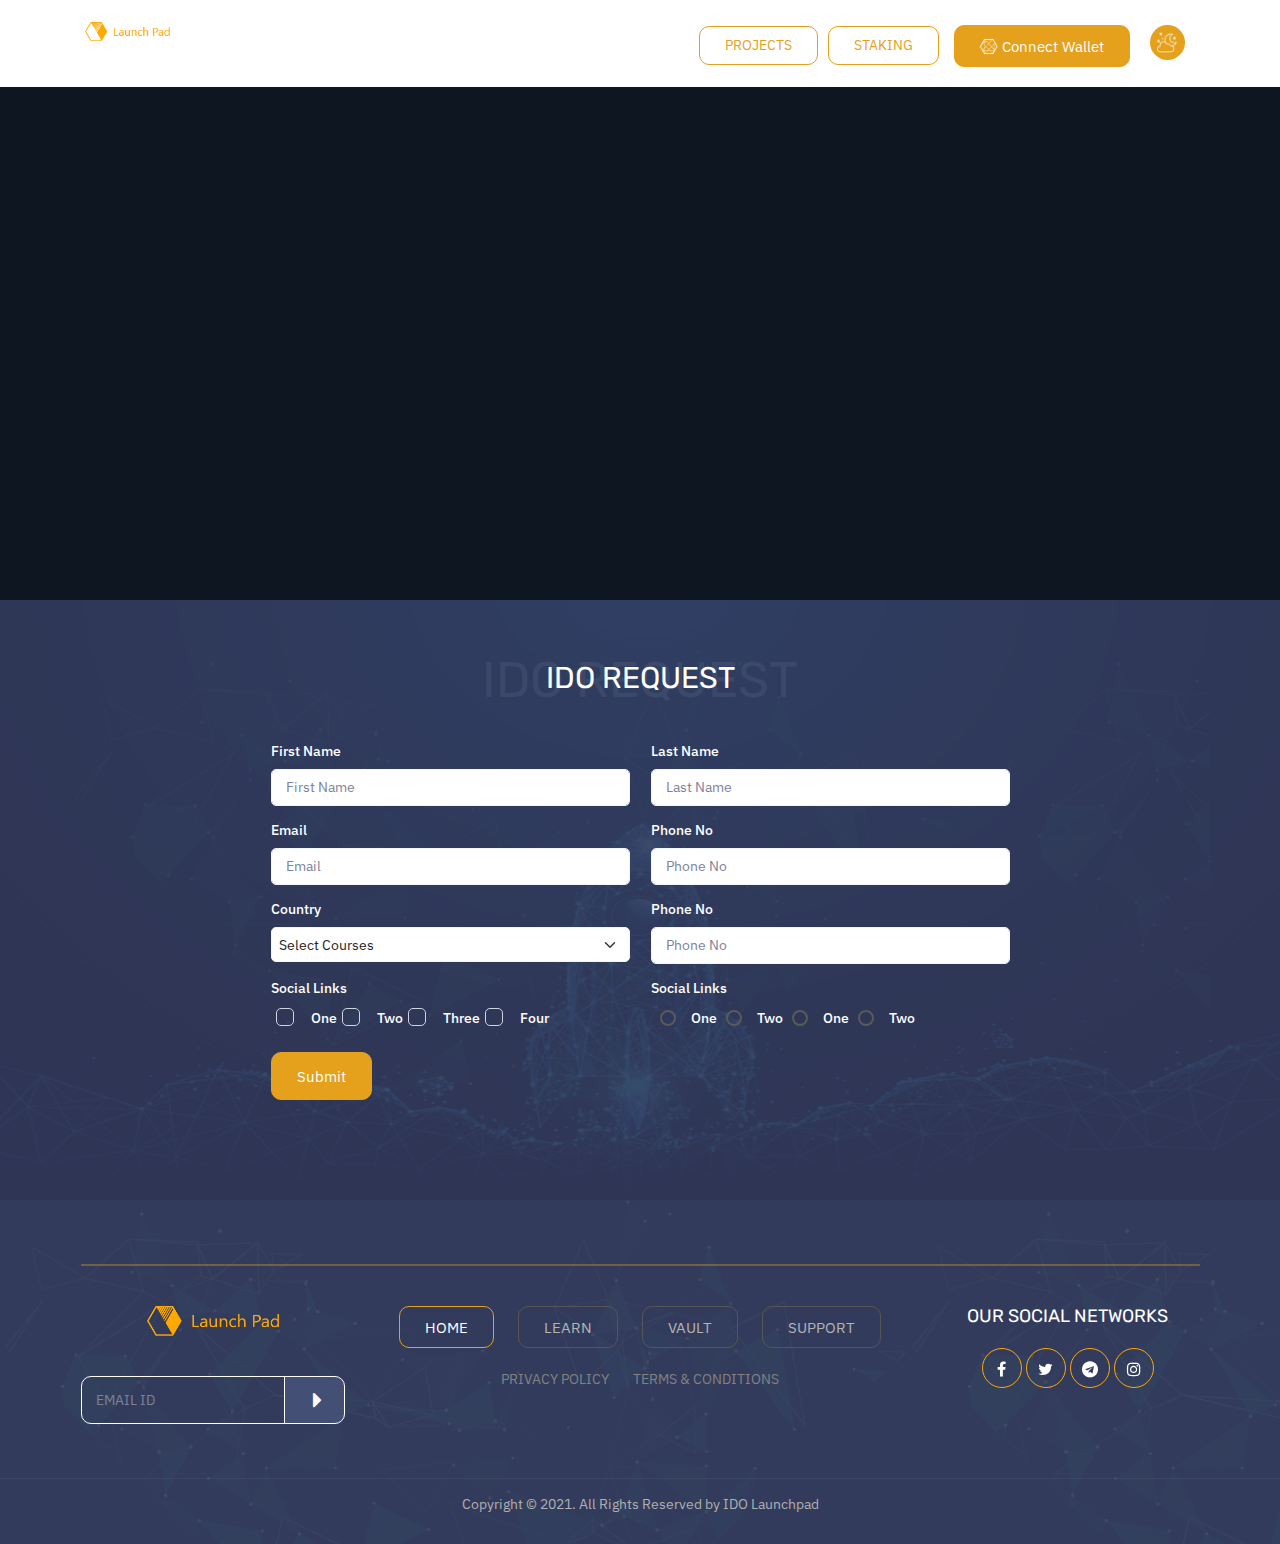
<file: form.html>
﻿<!DOCTYPE html>
<html lang="en">
    <head>
        <meta charset="utf-8" />
        <meta http-equiv="X-UA-Compatible" content="IE=edge" />
        <meta name="viewport" content="width=device-width, initial-scale=1" />
        <meta name="description" content="" />
        <meta name="author" content="" />
        <link rel="icon" href="images/fav.ico" />
        <title>Forms</title>
        <!-- Vendors Style-->
        <link rel="stylesheet" href="css/bootstrap.css" />
        <link rel="stylesheet" href="css/coreNavigation-1.1.3.css" />

        <link rel="stylesheet" href="css/aos.css" />
        <link rel="stylesheet" href="css/select2.min.css" />
        <link rel="stylesheet" href="css/bootstrap-select.css" />
        <!-- Style-->
        <link rel="stylesheet" href="css/style.css" />
        <link rel="stylesheet" href="css/skin_color.css" />
    </head>
    <body class="theme-warning bg-dark-body">
        <!-- New Header Start -->
        <header class="top-bar dark-overlay-top">
            <nav hidden class="nav-white nav-transparent dark-overlay">
                <div class="nav-header">
                    <a href="index.html" class="brand"><img src="images/logo.png" alt="" /></a>
                    <button class="toggle-bar"><span class="ti-menu"></span></button>
                </div>
                <ul class="menu">
                    <!-- <li><a href="index.html">Home</a></li> -->
                    <li><a href="project.html" target="_blank">Projects</a></li>
                    <li><a href="staking.html" target="_blank">Staking</a></li>
                </ul>
                <ul class="attributes">
                    <li class="d-md-block d-none">
                        <a href="#" class="px-10 pt-15 pb-10"><div class="btn btn-primary py-5"><i class="fa fa-connectdevelop fa-spin" aria-hidden="true"></i> Connect Wallet</div></a>
                    </li>
                    <li class="d-md-block d-none">
                        <a href="#" class="pt-15 pb-10">
                            <div class="night-light-mode"><button class="btn-transparent2 night-mode" onclick="myFunction()"></button></div>
                        </a>
                    </li>
                </ul>
            </nav>
        </header>
        <!-- New Header End -->

        <!-- Warpper Start -->
        <div class="wraper forms_wraper">
            <section class="pt-50 pb-100" id="price_lidt_section">
                <div class="container" data-overlay="5">
                    <div class="row justify-content-center">
                        <div class="col-lg-5 col-12 mb-30">
                            <h1 class="mb-15 text-white text-center back-text fs-30" title="IDO REQUEST">IDO REQUEST</h1>
                        </div>
                    </div>


                    <div class="row align-items-center">
                        <div class="col-md-8 offset-md-2">
                            
                            <div class="row">
                                <div class="col-md-6">
                                    <div class="form-group">
                                        <label class="form-label">First Name</label>
                                        <input type="text" class="form-control" placeholder="First Name" />
                                    </div>
                                </div>
                                <div class="col-md-6">
                                    <div class="form-group">
                                        <label class="form-label">Last Name</label>
                                        <input type="text" class="form-control" placeholder="Last Name" />
                                    </div>
                                </div>
                            </div>
                            <div class="row">
                                <div class="col-md-6">
                                    <div class="form-group">
                                        <label class="form-label">Email</label>
                                        <input type="text" class="form-control" placeholder="Email" />
                                    </div>
                                </div>
                                <div class="col-md-6">
                                    <div class="form-group">
                                        <label class="form-label">Phone No</label>
                                        <input type="tel" class="form-control" placeholder="Phone No" />
                                    </div>
                                </div>
                            </div>
                            <div class="row">
                                <div class="col-md-6">
                                    <div class="form-group">
                                        <label class="form-label">Country</label>
                                        <select class="form-select">
                                            <option>Select Courses</option>
                                            <option>General</option>
                                            <option>IT &amp; Software</option>
                                            <option>Photography</option>
                                            <option>Programming Language</option>
                                            <option>Technology</option>
                                        </select>
                                    </div>
                                </div>
                                <div class="col-md-6">
                                    <div class="form-group">
                                        <label class="form-label">Phone No</label>
                                        <input type="tel" class="form-control" placeholder="Phone No" />
                                    </div>
                                </div>
                            </div>
                            <div class="row">
                                <div class="col-md-6">
                                        <div class="form-group">
                                            <label class="form-label">Social Links</label>
                                            <div class="d-flex">
                                                <div class="checkbox ms-5">
                                                    <input type="checkbox" id="basic_checkbox_1" />
                                                    <label for="basic_checkbox_1" class="form-label">One</label>
                                                </div>
                                                <div class="checkbox ms-5">
                                                    <input type="checkbox" id="basic_checkbox_2" />
                                                    <label for="basic_checkbox_2" class="form-label">Two</label>
                                                </div>
                                                <div class="checkbox ms-5">
                                                    <input type="checkbox" id="basic_checkbox_3" />
                                                    <label for="basic_checkbox_3" class="form-label">Three</label>
                                                </div>
                                                <div class="checkbox ms-5">
                                                    <input type="checkbox" id="basic_checkbox_4" />
                                                    <label for="basic_checkbox_4" class="form-label">Four</label>
                                                </div>
                                            </div>
                                        </div>
                                    </div>

                                    <div class="col-md-6">
                                        <div class="form-group">
                                            <label class="form-label">Social Links</label>
                                            <div class="d-flex">
                                                <div class="checkbox ms-5">
                                                    <input type="radio" id="radio-button-0" name="radio-button" value="0" />
                                                    <label for="radio-button-0" class="form-label">One</label>
                                                </div>
                                                <div class="checkbox ms-5">
                                                    <input type="radio" id="radio-button-1" name="radio-button" value="1" />
                                                    <label for="radio-button-1" class="form-label">Two</label>
                                                </div>
                                                <div class="checkbox ms-5">
                                                    <input type="radio" id="radio-button-2" name="radio-button" value="2" />
                                                    <label for="radio-button-2" class="form-label">One</label>
                                                </div>
                                                <div class="checkbox ms-5">
                                                    <input type="radio" id="radio-button-3" name="radio-button" value="3" />
                                                    <label for="radio-button-3" class="form-label">Two</label>
                                                </div>
                                            </div>
                                        </div>
                                    </div>
                            </div>
                            <div class="row">
                                <div class="col-sm-12">
                                    <button name="submit" type="submit" value="Submit" class="btn btn-primary">Submit</button>
                                </div>
                            </div>

                        </div>
                    </div>



                </div>
            </section>

            <footer class="footer_three">
                <div class="footer-top pt-50">
                    <div class="container">
                        <hr style="background: #e5a01c5c; margin-bottom: 0px;" />
                        <div class="row pb-40 pt-40">
                            <div class="col-lg-3 col-sm-3 col-12 text-center">
                                <div class="widget">
                                    <a href="index.html" class="brand"><img src="images/footer_logo.png" alt="" class="footer_logo" /></a>
                                </div>
                                <form class="" action="" method="post">
                                    <div class="input-group foot_form">
                                        <input name="email" required="required" class="form-control btn-transparent foot_form_border" placeholder="EMAIL ID" type="email" />
                                        <button name="submit" value="Submit" type="submit" class="btn btn-transparent foot_form_border"><i class="fa fa-caret-right"></i></button>
                                    </div>
                                </form>
                            </div>
                            <div class="col-sm-6 col-lg-6 col-12">
                                <ul class="list-unstyled d-flex gap-items-1">
                                    <li class="d-md-block d-none">
                                        <a href="#" class="px-10 pt-15 pb-10"><div class="btn btn-transparent py-5">HOME</div></a>
                                    </li>
                                    <li class="d-md-block d-none">
                                        <a href="javascript:void(0)" class="px-10 pt-15 pb-10"><div class="btn btn-transparent_white py-5">LEARN</div></a>
                                    </li>
                                    <li class="d-md-block d-none">
                                        <a href="javascript:void(0)" class="px-10 pt-15 pb-10"><div class="btn btn-transparent_white py-5">VAULT</div></a>
                                    </li>
                                    <li class="d-md-block d-none">
                                        <a href="javascript:void(0)" class="px-10 pt-15 pb-10"><div class="btn btn-transparent_white py-5">SUPPORT</div></a>
                                    </li>
                                </ul>
                                <br />
                                <ul class="list-unstyled d-flex gap-items-1 terms_title">
                                    <li class="d-md-block d-none"><a href="javascript:void(0)" class="px-10 pt-15 pb-10">PRIVACY POLICY</a></li>
                                    <li class="d-md-block d-none"><a href="javascript:void(0)" class="px-10 pt-15 pb-10">TERMS & CONDITIONS</a></li>
                                </ul>
                            </div>
                            <div class="col-12 col-sm-3 col-lg-3 text-center">
                                <div class="widget footer_widget clearfix">
                                    <h4 class="footer-title text-white">OUR SOCIAL NETWORKS</h4>
                                    <div class="social-icons">
                                        <ul class="list-unstyled d-flex gap-items-1">
                                            <li>
                                                <a href="javascript:void(0)" class="waves-effect waves-circle btn btn-social-icon btn-circle btn-facebook"><i class="fa fa-facebook"></i></a>
                                            </li>
                                            <li>
                                                <a href="javascript:void(0)" class="waves-effect waves-circle btn btn-social-icon btn-circle btn-twitter"><i class="fa fa-twitter"></i></a>
                                            </li>
                                            <li>
                                                <a href="javascript:void(0)" class="waves-effect waves-circle btn btn-social-icon btn-circle btn-linkedin"><i class="fa fa-telegram"></i></a>
                                            </li>
                                            <li>
                                                <a href="javascript:void(0)" class="waves-effect waves-circle btn btn-social-icon btn-circle btn-instagram"><i class="fa fa-instagram"></i></a>
                                            </li>
                                        </ul>
                                    </div>
                                </div>
                            </div>
                        </div>
                    </div>
                </div>

                <div class="footer-bottom">
                    <div class="container-fluid">
                        <div class="row align-items-center">
                            <div class="col-md-12 col-12 text-center">
                                <!-- <div class="toggle"></div> -->
                                <!-- <div class="night-light-mode"><button class="btn-transparent2 night-mode" onclick="myFunction()"></button></div> -->
                                <p>Copyright © 2021. All Rights Reserved by IDO Launchpad</p>
                            </div>
                            <div class="col-md-4 col-12 text-md-start text-center">
                                <button onclick="topFunction()" id="myBtn" title="Go to top"><i class="fa fa-angle-up"></i></button>
                            </div>
                        </div>
                    </div>
                </div>
            </footer>
        </div>
        <!-- Warpper End -->

        <!-- Vendor JS -->
        <script src="js/vendors.min.js"></script>
        <!-- Corenav Master JavaScript -->
        <script src="js/coreNavigation-1.1.3.js"></script>
        <script src="js/nav.js"></script>
        <!-- <script src="js/select2.full.js"></script> -->
        <script src="js/bootstrap-select.js"></script>

        <!-- <script src="js/particles.js"></script>
        <script src="js/app.js"></script>-->
        <!-- CryptoCurrency front end -->
        <script src="js/template.js"></script>

        <script src="js/jquery.min.js"></script>
        <script>
            $(window).load(function () {
                $(".post-module").hover(function () {
                    $(this).find(".description").stop().animate(
                        {
                            height: "toggle",
                            opacity: "toggle",
                        },
                        300
                    );
                });
            });

            $(document).ready(function () {
                $(".toggle").click(function () {
                    $(".toggle").toggleClass("active");
                    $("body").toggleClass("night");
                });
            });

            function myFunction() {
                var element = document.body;
                element.classList.toggle("night");
            }

            var mybutton = document.getElementById("myBtn");
            window.onscroll = function () {
                scrollFunction();
            };
            function scrollFunction() {
                if (document.body.scrollTop > 20 || document.documentElement.scrollTop > 20) {
                    mybutton.style.display = "block";
                } else {
                    mybutton.style.display = "none";
                }
            }
            function topFunction() {
                document.body.scrollTop = 0;
                document.documentElement.scrollTop = 0;
            }
        </script>
    </body>
</html>
</file>
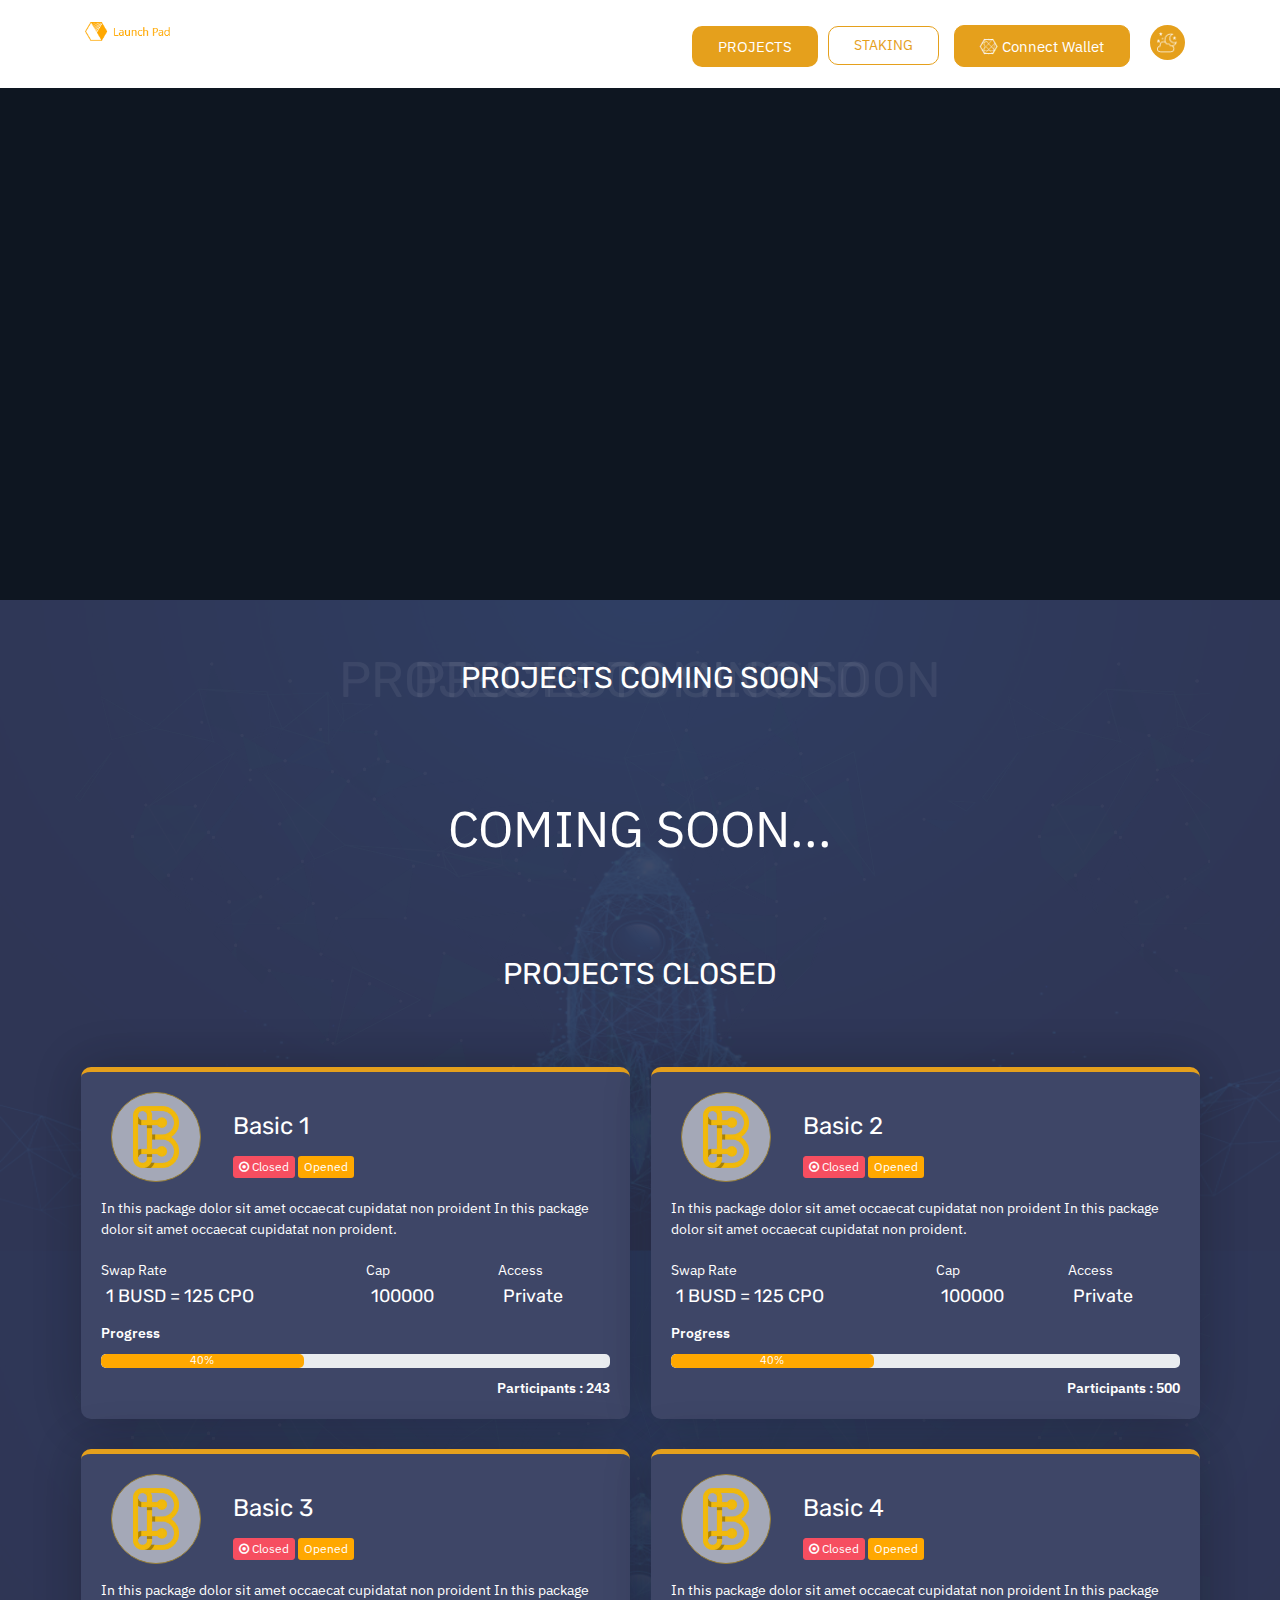
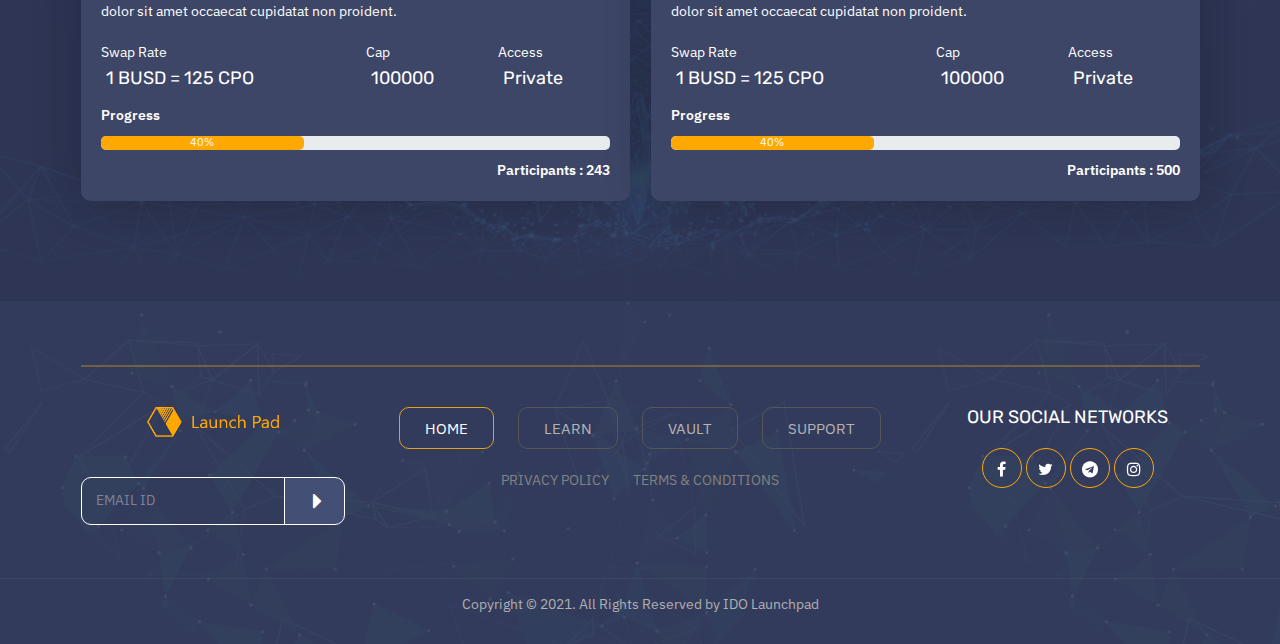
<file: project.html>
﻿<!DOCTYPE html>
<html lang="en">
    <head>
        <meta charset="utf-8" />
        <meta http-equiv="X-UA-Compatible" content="IE=edge" />
        <meta name="viewport" content="width=device-width, initial-scale=1" />
        <meta name="description" content="" />
        <meta name="author" content="" />
        <link rel="icon" href="images/fav.ico" />
        <title>projects List</title>
        <!-- Vendors Style-->
        <link rel="stylesheet" href="css/bootstrap.css" />
        <link rel="stylesheet" href="css/coreNavigation-1.1.3.css" />

        <link rel="stylesheet" href="css/aos.css" />
        <link rel="stylesheet" href="css/select2.min.css" />
        <link rel="stylesheet" href="css/bootstrap-select.css" />
        <!-- Style-->
        <link rel="stylesheet" href="css/style.css" />
        <link rel="stylesheet" href="css/skin_color.css" />
    </head>
    <body class="theme-warning bg-dark-body">
        <!-- New Header Start -->
        <header class="top-bar dark-overlay-top">
            <nav hidden class="nav-white nav-transparent dark-overlay">
                <div class="nav-header">
                    <a href="index.html" class="brand"><img src="images/logo.png" alt="" /></a>
                    <button class="toggle-bar"><span class="ti-menu"></span></button>
                </div>
                <ul class="menu">
                    <!-- <li><a href="index.html">Home</a></li> -->
                    <li><a href="project.html" target="_blank">Projects</a></li>
                    <li><a href="staking.html" target="_blank">Staking</a></li>
                </ul>
                <ul class="attributes">
                    <li class="d-md-block d-none">
                        <a href="#" class="px-10 pt-15 pb-10"><div class="btn btn-primary py-5"><i class="fa fa-connectdevelop fa-spin" aria-hidden="true"></i> Connect Wallet</div></a>
                    </li>
                    <li class="d-md-block d-none">
                        <a href="#" class="pt-15 pb-10">
                            <div class="night-light-mode"><button class="btn-transparent2 night-mode" onclick="myFunction()"></button></div>
                        </a>
                    </li>
                </ul>
            </nav>
        </header>
        <!-- New Header End -->

        <!-- Warpper Start -->
        <div class="wraper forms_wraper plan_details_page">
            <section class="pt-50 pb-100" id="price_lidt_section">
                <div class="container" data-overlay="5">
                    <div class="row justify-content-center">
                        <div class="col-lg-5 col-12 mb-30">
                            <h1 class="mb-15 text-white text-center back-text fs-30" title="PROJECTS COMING SOON">PROJECTS COMING SOON</h1>
                        </div>
                    </div> 
                    <div class="row align-items-center coming_soon_page">
                        <div class="col-md-12 text-center">
                            <!-- <img src="images/soon.png" class=""> -->
                            <span class="blink">COMING SOON...</span>
                        </div>
                    </div>


                    <div class="row justify-content-center mt-30">
                        <div class="col-lg-5 col-12 mb-30">
                            <h1 class="mb-15 text-white text-center back-text fs-30" title="PROJECTS CLOSED">PROJECTS CLOSED</h1>
                        </div>
                    </div>  
                    <div class="row align-items-center">
                        <div class="col-md-12">

                            <div class="row mt-30">
                                <div class="col-md-6 col-12">
                                    <div class="price-table active pull-up">
                                        <div class="price-top bg-white">
                                            <div class="row">
                                                <div class="col-sm-3 text-center">
                                                    <img src="images/_fav.png">
                                                </div>
                                                <div class="col-sm-9">
                                                    <div class="price-title">
                                                        <h3 class="mb-15"><a href="project_details.html" target="_blank">Basic 1</a></h3>
                                                        <button type="button" class="waves-effect waves-light btn btn-danger btn-xs"><i class="fa fa-dot-circle-o" aria-hidden="true"></i> Closed</button>
                                                        <button type="button" class="waves-effect waves-light btn btn-warning btn-xs">Opened</button>
                                                    </div>
                                                </div>
                                            </div>
                                            <div class="price-title pt-10 pb-10">
                                                <p>In this package dolor sit amet occaecat cupidatat non proident In this package dolor sit amet occaecat cupidatat non proident.</p>
                                            </div>

                                            <div class="row">
                                                <div class="col-sm-6">
                                                    <div class="price-title">
                                                        <p>Swap Rate</p>
                                                        <h4 class="counting">1 BUSD = 125 CPO</h4>
                                                    </div>
                                                </div>
                                                <div class="col-sm-3">
                                                    <div class="price-title">
                                                        <p>Cap</p>
                                                        <h4 class="counting">100000</h4>
                                                    </div>
                                                </div>
                                                <div class="col-sm-3">
                                                    <div class="price-title">
                                                        <p>Access</p>
                                                        <h4 class="counting">Private</h4>
                                                    </div>
                                                </div>
                                            </div>
                                            <div class="row">
                                                <div class="d-flex flex-column w-p100">
                                                    <span class="fs-14 fw-600 pb-10">Progress</span>
                                                    <div class="progress">
                                                      <div class="progress-bar progress-bar-primary" role="progressbar"
                                                      aria-valuenow="40" aria-valuemin="0" aria-valuemax="100" style="width:40%">40%</div>
                                                    </div>
                                                    <span class="fs-14 fw-600 txt-rgt">Participants : 243</span>
                                                </div>
                                            </div>
                                        </div>
                                    </div>
                                </div>
                                <div class="col-md-6 col-12">
                                    <div class="price-table active pull-up">
                                        <div class="price-top bg-white">
                                            <div class="row">
                                                <div class="col-sm-3 text-center">
                                                    <img src="images/_fav.png">
                                                </div>
                                                <div class="col-sm-9">
                                                    <div class="price-title">
                                                        <h3 class="mb-15"><a href="project_details.html" target="_blank">Basic 2</a></h3>
                                                        <button type="button" class="waves-effect waves-light btn btn-danger btn-xs"><i class="fa fa-dot-circle-o" aria-hidden="true"></i> Closed</button>
                                                        <button type="button" class="waves-effect waves-light btn btn-warning btn-xs">Opened</button>
                                                    </div>
                                                </div>
                                            </div>
                                            <div class="price-title pt-10 pb-10">
                                                <p>In this package dolor sit amet occaecat cupidatat non proident In this package dolor sit amet occaecat cupidatat non proident.</p>
                                            </div>

                                            <div class="row">
                                                <div class="col-sm-6">
                                                    <div class="price-title">
                                                        <p>Swap Rate</p>
                                                        <h4 class="counting">1 BUSD = 125 CPO</h4>
                                                    </div>
                                                </div>
                                                <div class="col-sm-3">
                                                    <div class="price-title">
                                                        <p>Cap</p>
                                                        <h4 class="counting">100000</h4>
                                                    </div>
                                                </div>
                                                <div class="col-sm-3">
                                                    <div class="price-title">
                                                        <p>Access</p>
                                                        <h4 class="counting">Private</h4>
                                                    </div>
                                                </div>
                                            </div>
                                            <div class="row">
                                                <div class="d-flex flex-column w-p100">
                                                    <span class="fs-14 fw-600 pb-10">Progress</span>
                                                    <div class="progress">
                                                      <div class="progress-bar progress-bar-primary" role="progressbar"
                                                      aria-valuenow="40" aria-valuemin="0" aria-valuemax="100" style="width:40%">40%</div>
                                                    </div>
                                                    <span class="fs-14 fw-600 txt-rgt">Participants : 500</span>
                                                </div>
                                            </div>
                                        </div>
                                    </div>
                                </div>
                            </div>

                            <div class="row mt-30">
                                <div class="col-md-6 col-12">
                                    <div class="price-table active pull-up">
                                        <div class="price-top bg-white">
                                            <div class="row">
                                                <div class="col-sm-3 text-center">
                                                    <img src="images/_fav.png">
                                                </div>
                                                <div class="col-sm-9">
                                                    <div class="price-title">
                                                        <h3 class="mb-15"><a href="project_details.html" target="_blank">Basic 3</a></h3>
                                                        <button type="button" class="waves-effect waves-light btn btn-danger btn-xs"><i class="fa fa-dot-circle-o" aria-hidden="true"></i> Closed</button>
                                                        <button type="button" class="waves-effect waves-light btn btn-warning btn-xs">Opened</button>
                                                    </div>
                                                </div>
                                            </div>
                                            <div class="price-title pt-10 pb-10">
                                                <p>In this package dolor sit amet occaecat cupidatat non proident In this package dolor sit amet occaecat cupidatat non proident.</p>
                                            </div>

                                            <div class="row">
                                                <div class="col-sm-6">
                                                    <div class="price-title">
                                                        <p>Swap Rate</p>
                                                        <h4 class="counting">1 BUSD = 125 CPO</h4>
                                                    </div>
                                                </div>
                                                <div class="col-sm-3">
                                                    <div class="price-title">
                                                        <p>Cap</p>
                                                        <h4 class="counting">100000</h4>
                                                    </div>
                                                </div>
                                                <div class="col-sm-3">
                                                    <div class="price-title">
                                                        <p>Access</p>
                                                        <h4 class="counting">Private</h4>
                                                    </div>
                                                </div>
                                            </div>
                                            <div class="row">
                                                <div class="d-flex flex-column w-p100">
                                                    <span class="fs-14 fw-600 pb-10">Progress</span>
                                                    <div class="progress">
                                                      <div class="progress-bar progress-bar-primary" role="progressbar"
                                                      aria-valuenow="40" aria-valuemin="0" aria-valuemax="100" style="width:40%">40%</div>
                                                    </div>
                                                    <span class="fs-14 fw-600 txt-rgt">Participants : 243</span>
                                                </div>
                                            </div>
                                        </div>
                                    </div>
                                </div>
                                <div class="col-md-6 col-12">
                                    <div class="price-table active pull-up">
                                        <div class="price-top bg-white">
                                            <div class="row">
                                                <div class="col-sm-3 text-center">
                                                    <img src="images/_fav.png">
                                                </div>
                                                <div class="col-sm-9">
                                                    <div class="price-title">
                                                        <h3 class="mb-15"><a href="project_details.html" target="_blank">Basic 4</a></h3>
                                                        <button type="button" class="waves-effect waves-light btn btn-danger btn-xs"><i class="fa fa-dot-circle-o" aria-hidden="true"></i> Closed</button>
                                                        <button type="button" class="waves-effect waves-light btn btn-warning btn-xs">Opened</button>
                                                    </div>
                                                </div>
                                            </div>
                                            <div class="price-title pt-10 pb-10">
                                                <p>In this package dolor sit amet occaecat cupidatat non proident In this package dolor sit amet occaecat cupidatat non proident.</p>
                                            </div>

                                            <div class="row">
                                                <div class="col-sm-6">
                                                    <div class="price-title">
                                                        <p>Swap Rate</p>
                                                        <h4 class="counting">1 BUSD = 125 CPO</h4>
                                                    </div>
                                                </div>
                                                <div class="col-sm-3">
                                                    <div class="price-title">
                                                        <p>Cap</p>
                                                        <h4 class="counting">100000</h4>
                                                    </div>
                                                </div>
                                                <div class="col-sm-3">
                                                    <div class="price-title">
                                                        <p>Access</p>
                                                        <h4 class="counting">Private</h4>
                                                    </div>
                                                </div>
                                            </div>
                                            <div class="row">
                                                <div class="d-flex flex-column w-p100">
                                                    <span class="fs-14 fw-600 pb-10">Progress</span>
                                                    <div class="progress">
                                                      <div class="progress-bar progress-bar-primary" role="progressbar"
                                                      aria-valuenow="40" aria-valuemin="0" aria-valuemax="100" style="width:40%">40%</div>
                                                    </div>
                                                    <span class="fs-14 fw-600 txt-rgt">Participants : 500</span>
                                                </div>
                                            </div>
                                        </div>
                                    </div>
                                </div>
                            </div>

                        </div>
                    </div>
                </div>
            </section>

            <footer class="footer_three">
                <div class="footer-top pt-50">
                    <div class="container">
                        <hr style="background: #e5a01c5c; margin-bottom: 0px;" />
                        <div class="row pb-40 pt-40">
                            <div class="col-lg-3 col-sm-3 col-12 text-center">
                                <div class="widget">
                                    <a href="index.html" class="brand"><img src="images/footer_logo.png" alt="" class="footer_logo" /></a>
                                </div>
                                <form class="" action="" method="post">
                                    <div class="input-group foot_form">
                                        <input name="email" required="required" class="form-control btn-transparent foot_form_border" placeholder="EMAIL ID" type="email" />
                                        <button name="submit" value="Submit" type="submit" class="btn btn-transparent foot_form_border"><i class="fa fa-caret-right"></i></button>
                                    </div>
                                </form>
                            </div>
                            <div class="col-sm-6 col-lg-6 col-12">
                                <ul class="list-unstyled d-flex gap-items-1">
                                    <li class="d-md-block d-none">
                                        <a href="#" class="px-10 pt-15 pb-10"><div class="btn btn-transparent py-5">HOME</div></a>
                                    </li>
                                    <li class="d-md-block d-none">
                                        <a href="javascript:void(0)" class="px-10 pt-15 pb-10"><div class="btn btn-transparent_white py-5">LEARN</div></a>
                                    </li>
                                    <li class="d-md-block d-none">
                                        <a href="javascript:void(0)" class="px-10 pt-15 pb-10"><div class="btn btn-transparent_white py-5">VAULT</div></a>
                                    </li>
                                    <li class="d-md-block d-none">
                                        <a href="javascript:void(0)" class="px-10 pt-15 pb-10"><div class="btn btn-transparent_white py-5">SUPPORT</div></a>
                                    </li>
                                </ul>
                                <br />
                                <ul class="list-unstyled d-flex gap-items-1 terms_title">
                                    <li class="d-md-block d-none"><a href="javascript:void(0)" class="px-10 pt-15 pb-10">PRIVACY POLICY</a></li>
                                    <li class="d-md-block d-none"><a href="javascript:void(0)" class="px-10 pt-15 pb-10">TERMS & CONDITIONS</a></li>
                                </ul>
                            </div>
                            <div class="col-12 col-sm-3 col-lg-3 text-center">
                                <div class="widget footer_widget clearfix">
                                    <h4 class="footer-title text-white">OUR SOCIAL NETWORKS</h4>
                                    <div class="social-icons">
                                        <ul class="list-unstyled d-flex gap-items-1">
                                            <li>
                                                <a href="javascript:void(0)" class="waves-effect waves-circle btn btn-social-icon btn-circle btn-facebook"><i class="fa fa-facebook"></i></a>
                                            </li>
                                            <li>
                                                <a href="javascript:void(0)" class="waves-effect waves-circle btn btn-social-icon btn-circle btn-twitter"><i class="fa fa-twitter"></i></a>
                                            </li>
                                            <li>
                                                <a href="javascript:void(0)" class="waves-effect waves-circle btn btn-social-icon btn-circle btn-linkedin"><i class="fa fa-telegram"></i></a>
                                            </li>
                                            <li>
                                                <a href="javascript:void(0)" class="waves-effect waves-circle btn btn-social-icon btn-circle btn-instagram"><i class="fa fa-instagram"></i></a>
                                            </li>
                                        </ul>
                                    </div>
                                </div>
                            </div>
                        </div>
                    </div>
                </div>

                <div class="footer-bottom">
                    <div class="container-fluid">
                        <div class="row align-items-center">
                            <div class="col-md-12 col-12 text-center">
                                <!-- <div class="toggle"></div> -->
                                <!-- <div class="night-light-mode"><button class="btn-transparent2 night-mode" onclick="myFunction()"></button></div> -->
                                <p>Copyright © 2021. All Rights Reserved by IDO Launchpad</p>
                            </div>
                            <div class="col-md-4 col-12 text-md-start text-center">
                                <button onclick="topFunction()" id="myBtn" title="Go to top"><i class="fa fa-angle-up"></i></button>
                            </div>
                        </div>
                    </div>
                </div>
            </footer>
        </div>
        <!-- Warpper End -->

        <!-- Vendor JS -->
        <script src="js/vendors.min.js"></script>
        <!-- Corenav Master JavaScript -->
        <script src="js/coreNavigation-1.1.3.js"></script>
        <script src="js/nav.js"></script>
        <!-- <script src="js/select2.full.js"></script> -->
        <script src="js/bootstrap-select.js"></script>

        <!-- <script src="js/particles.js"></script>
        <script src="js/app.js"></script>-->
        <!-- CryptoCurrency front end -->
        <script src="js/template.js"></script>

        <script src="js/jquery.min.js"></script>
        <script>
            $(window).load(function () {
                $(".post-module").hover(function () {
                    $(this).find(".description").stop().animate(
                        {
                            height: "toggle",
                            opacity: "toggle",
                        },
                        300
                    );
                });
            });

            $(document).ready(function () {
                $(".toggle").click(function () {
                    $(".toggle").toggleClass("active");
                    $("body").toggleClass("night");
                });
            });

            function myFunction() {
                var element = document.body;
                element.classList.toggle("night");
            }

            var mybutton = document.getElementById("myBtn");
            window.onscroll = function () {
                scrollFunction();
            };
            function scrollFunction() {
                if (document.body.scrollTop > 20 || document.documentElement.scrollTop > 20) {
                    mybutton.style.display = "block";
                } else {
                    mybutton.style.display = "none";
                }
            }
            function topFunction() {
                document.body.scrollTop = 0;
                document.documentElement.scrollTop = 0;
            }
        </script>
    </body>
</html>
</file>
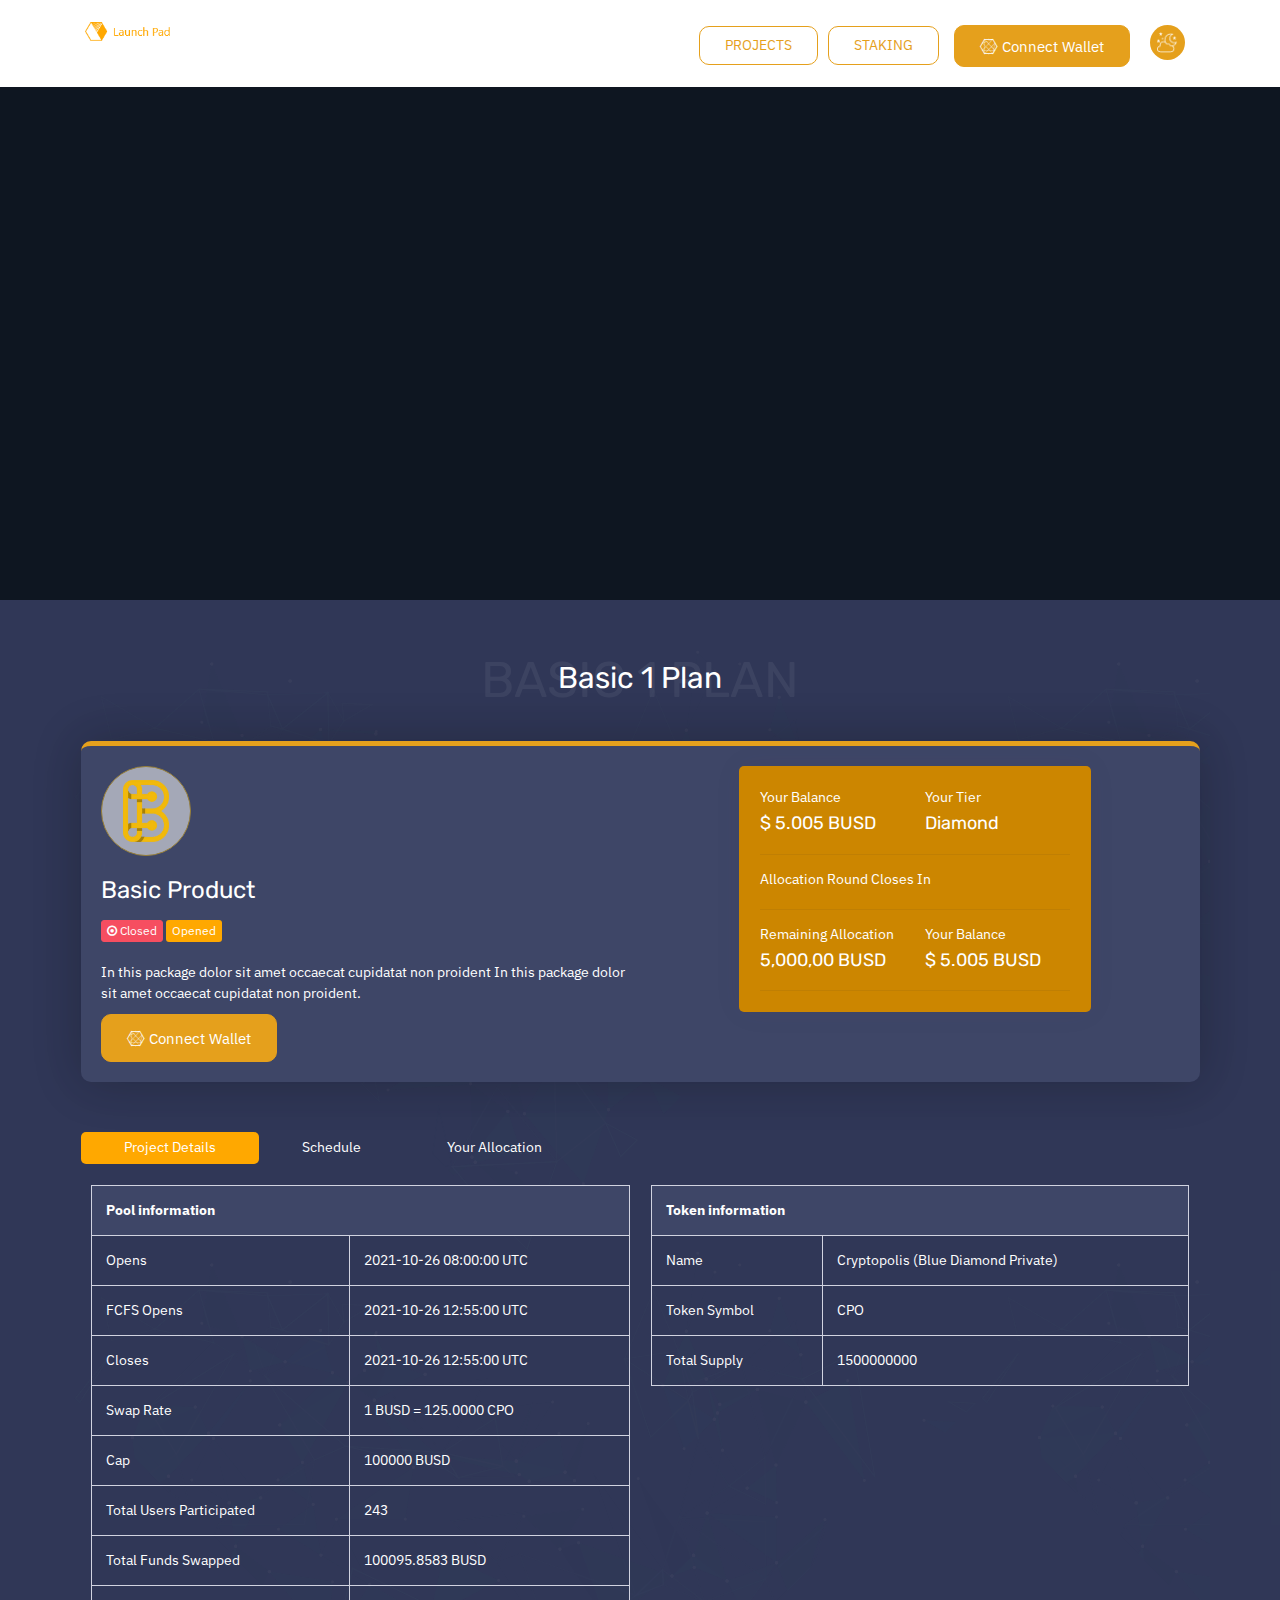
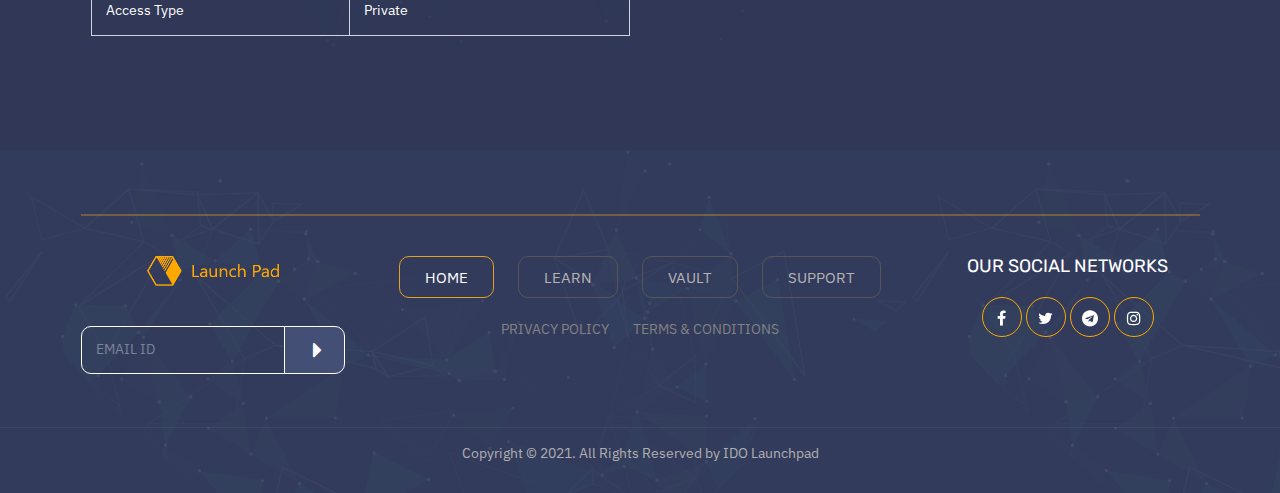
<file: project_details.html>
﻿<!DOCTYPE html>
<html lang="en">
    <head>
        <meta charset="utf-8" />
        <meta http-equiv="X-UA-Compatible" content="IE=edge" />
        <meta name="viewport" content="width=device-width, initial-scale=1" />
        <meta name="description" content="" />
        <meta name="author" content="" />
        <link rel="icon" href="images/fav.ico" />
        <title>projects List</title>
        <!-- Vendors Style-->
        <link rel="stylesheet" href="css/bootstrap.css" />
        <link rel="stylesheet" href="css/coreNavigation-1.1.3.css" />

        <link rel="stylesheet" href="css/aos.css" />
        <link rel="stylesheet" href="css/select2.min.css" />
        <link rel="stylesheet" href="css/bootstrap-select.css" />
        <!-- Style-->
        <link rel="stylesheet" href="css/style.css" />
        <link rel="stylesheet" href="css/skin_color.css" />
        <link rel="stylesheet" href="css/dataTables.bootstrap5.min.css" />

    </head>
    <body class="theme-warning bg-dark-body">
        <!-- New Header Start -->
        <header class="top-bar dark-overlay-top">
            <nav hidden class="nav-white nav-transparent dark-overlay">
                <div class="nav-header">
                    <a href="index.html" class="brand"><img src="images/logo.png" alt="" /></a>
                    <button class="toggle-bar"><span class="ti-menu"></span></button>
                </div>
                <ul class="menu">
                    <!-- <li><a href="index.html">Home</a></li> -->
                    <li><a href="project.html" target="_blank">Projects</a></li>
                    <li><a href="staking.html" target="_blank">Staking</a></li>
                </ul>
                <ul class="attributes">
                    <li class="d-md-block d-none">
                        <a href="#" class="px-10 pt-15 pb-10"><div class="btn btn-primary py-5"><i class="fa fa-connectdevelop fa-spin" aria-hidden="true"></i> Connect Wallet</div></a>
                    </li>
                    <li class="d-md-block d-none">
                        <a href="#" class="pt-15 pb-10">
                            <div class="night-light-mode"><button class="btn-transparent2 night-mode" onclick="myFunction()"></button></div>
                        </a>
                    </li>
                </ul>
            </nav>
        </header>
        <!-- New Header End -->

        <!-- Warpper Start -->
        <div class="wraper forms_wraper plan_details_page">
            <section class="pt-50 pb-100" id="price_list_product_describe">
                <div class="container" data-overlay="5">
                    <div class="row justify-content-center">
                        <div class="col-lg-5 col-12 mb-30">
                            <h1 class="mb-15 text-white text-center back-text fs-30" title="BASIC 1 PLAN">Basic 1 Plan</h1>
                        </div>
                    </div> 
                 
                    <div class="row align-items-center">
                        <div class="col-md-12">
                            <div class="price-table active pull-up">
                                <div class="price-top bg-white">

                                   <div class="row">
                                        <div class="col-sm-6 text-center">
                                            <div class="text-left">
                                                <img src="images/_fav.png">
                                            </div>
                                            <div class="price-title">
                                                <h3 class="mb-15"><a href="project_details.html" target="_blank">Basic Product</a></h3>
                                                <button type="button" class="waves-effect waves-light btn btn-danger btn-xs"><i class="fa fa-dot-circle-o" aria-hidden="true"></i> Closed</button>
                                                <button type="button" class="waves-effect waves-light btn btn-warning btn-xs">Opened</button>
                                            </div>
                                            <div class="price-title pt-10 pb-10">
                                                <p>In this package dolor sit amet occaecat cupidatat non proident In this package dolor sit amet occaecat cupidatat non proident.</p>
                                            </div>
                                            <div class="price-button">
                                                <a class="btn btn-primary" href="#"><i class="fa fa-connectdevelop fa-spin" aria-hidden="true"></i> Connect Wallet</a>
                                            </div>
                                        </div>
                                        <div class="col-sm-6 text-center">
                                            <div class="col-md-8 offset-md-2">
                                                <div class="box bg-primary bg-hover-primary">
                                                    <div class="box-body Wallet_balance">
                                                        <div class="row">
                                                            <div class="col-sm-6">
                                                                <p>Your Balance</p>
                                                                <h4>$ 5.005 BUSD</h4>
                                                            </div>
                                                            <div class="col-sm-6">
                                                                <p>Your Tier</p>
                                                                <h4>Diamond</h4>
                                                            </div>
                                                        </div>
                                                        <hr>
                                                        <div class="row">
                                                            <div class="col-sm-12">
                                                                <p>Allocation Round Closes In</p>
                                                                <h4 id="demo"></h4>
                                                            </div>
                                                        </div>
                                                        <hr>
                                                        <div class="row">
                                                            <div class="col-sm-6">
                                                                <p>Remaining Allocation</p>
                                                                <h4>5,000,00 BUSD</h4>
                                                            </div>
                                                            <div class="col-sm-6">
                                                                <p>Your Balance</p>
                                                                <h4>$ 5.005 BUSD</h4>
                                                            </div>
                                                        </div>
                                                        <hr>
                                                    </div>
                                                </div>
                                            </div>
                                        </div>
                                    </div>

                                </div>  
                            </div>

                        </div>
                    </div>

                    <div class="row align-items-center mt-50">
                        <div class="col-md-12">
                            <ul class="nav nav-tabs" role="tablist">
                                <li class="nav-item">
                                  <a class="nav-link active" data-bs-toggle="tab" href="#home">Project Details</a>
                                </li>
                                <li class="nav-item">
                                  <a class="nav-link" data-bs-toggle="tab" href="#menu1">Schedule</a>
                                </li>
                                <li class="nav-item">
                                  <a class="nav-link" data-bs-toggle="tab" href="#menu2">Your Allocation</a>
                                </li>
                              </ul>

                              <!-- Tab panes -->
                              <div class="tab-content">
                                <div id="home" class="container tab-pane active"><br>
                                    <div class="row">
                                        <div class="col-sm-6 table-responsive">
                                            <table class="table table-bordered">
                                                <thead>
                                                  <tr class="table-black">
                                                    <th colspan="2">Pool information</th>
                                                  </tr>
                                                </thead>
                                                <tbody>
                                                  <tr>
                                                    <td>Opens</td>
                                                    <td>2021-10-26 08:00:00 UTC</td>
                                                  </tr>
                                                  <tr>
                                                    <td>FCFS Opens</td>
                                                    <td>2021-10-26 12:55:00 UTC</td>
                                                  </tr>
                                                  <tr>
                                                    <td>Closes</td>
                                                    <td>2021-10-26 12:55:00 UTC</td>
                                                  </tr>
                                                  <tr>
                                                    <td>Swap Rate</td>
                                                    <td>1 BUSD = 125.0000 CPO</td>
                                                  </tr>
                                                  <tr>
                                                    <td>Cap</td>
                                                    <td>100000 BUSD</td>
                                                  </tr>
                                                  <tr>
                                                    <td>Total Users Participated</td>
                                                    <td>243</td>
                                                  </tr>
                                                  <tr>
                                                    <td>Total Funds Swapped</td>
                                                    <td>100095.8583 BUSD</td>
                                                  </tr>
                                                  <tr>
                                                    <td>Access Type</td>
                                                    <td>Private</td>
                                                  </tr>
                                                </tbody>
                                            </table>  
                                        </div>
                                        <div class="col-sm-6 table-responsive">
                                            <table class="table table-bordered">
                                                <thead>
                                                  <tr class="table-black">
                                                    <th colspan="2">Token information</th>
                                                  </tr>
                                                </thead>
                                                <tbody>
                                                  <tr>
                                                    <td>Name</td>
                                                    <td>Cryptopolis (Blue Diamond Private)</td>
                                                  </tr>
                                                  <tr>
                                                    <td>Token Symbol</td>
                                                    <td>CPO</td>
                                                  </tr>
                                                  <tr>
                                                    <td>Total Supply</td>
                                                    <td>1500000000</td>
                                                  </tr>
                                                </tbody>
                                            </table>  
                                        </div>
                                    </div>
                                </div>
                                <div id="menu1" class="container tab-pane fade"><br>
                                    <div class="row">
                                        <div class="col-sm-6 table-responsive">
                                            <table class="table table-bordered">
                                                <thead>
                                                  <tr class="table-black">
                                                    <th>Round</th>
                                                    <th>Opens</th>
                                                    <th>Closes</th>
                                                  </tr>
                                                </thead>
                                                <tbody>
                                                  <tr>
                                                    <td>Allocation</td>
                                                    <td>2021-10-26 08:00:00 UTC</td>
                                                    <td>2021-10-26 08:00:00 UTC</td>
                                                  </tr>
                                                  <tr>
                                                    <td>FCFS - Prepare</td>
                                                    <td>2021-10-26 12:55:00 UTC</td>
                                                    <td>2021-10-26 08:00:00 UTC</td>
                                                  </tr>
                                                  <tr>
                                                    <td>FCFS - Start</td>
                                                    <td>2021-10-26 12:55:00 UTC</td>
                                                    <td>2021-10-26 08:00:00 UTC</td>
                                                  </tr>
                                                </tbody>
                                            </table>  
                                        </div>
                                    </div>
                                </div>
                                <div id="menu2" class="container tab-pane fade"><br>
                                    <div class="table-box-body table-responsive">
                                        <table id="example" class="table table-striped" style="width:100%">
                                    <thead>
                                        <tr>
                                            <th>Name</th>
                                            <th>Position</th>
                                            <th>Office</th>
                                            <th>Age</th>
                                            <th>Start date</th>
                                            <th>Salary</th>
                                        </tr>
                                    </thead>
                                    <tbody>
                                        <tr>
                                            <td>Tiger Nixon</td>
                                            <td>System Architect</td>
                                            <td>Edinburgh</td>
                                            <td>61</td>
                                            <td>2011/04/25</td>
                                            <td>$320,800</td>
                                        </tr>
                                        <tr>
                                            <td>Garrett Winters</td>
                                            <td>Accountant</td>
                                            <td>Tokyo</td>
                                            <td>63</td>
                                            <td>2011/07/25</td>
                                            <td>$170,750</td>
                                        </tr>
                                        <tr>
                                            <td>Ashton Cox</td>
                                            <td>Junior Technical Author</td>
                                            <td>San Francisco</td>
                                            <td>66</td>
                                            <td>2009/01/12</td>
                                            <td>$86,000</td>
                                        </tr>
                                        <tr>
                                            <td>Cedric Kelly</td>
                                            <td>Senior Javascript Developer</td>
                                            <td>Edinburgh</td>
                                            <td>22</td>
                                            <td>2012/03/29</td>
                                            <td>$433,060</td>
                                        </tr>
                                        <tr>
                                            <td>Airi Satou</td>
                                            <td>Accountant</td>
                                            <td>Tokyo</td>
                                            <td>33</td>
                                            <td>2008/11/28</td>
                                            <td>$162,700</td>
                                        </tr>
                                        <tr>
                                            <td>Brielle Williamson</td>
                                            <td>Integration Specialist</td>
                                            <td>New York</td>
                                            <td>61</td>
                                            <td>2012/12/02</td>
                                            <td>$372,000</td>
                                        </tr>
                                        <tr>
                                            <td>Herrod Chandler</td>
                                            <td>Sales Assistant</td>
                                            <td>San Francisco</td>
                                            <td>59</td>
                                            <td>2012/08/06</td>
                                            <td>$137,500</td>
                                        </tr>
                                        <tr>
                                            <td>Rhona Davidson</td>
                                            <td>Integration Specialist</td>
                                            <td>Tokyo</td>
                                            <td>55</td>
                                            <td>2010/10/14</td>
                                            <td>$327,900</td>
                                        </tr>
                                        <tr>
                                            <td>Colleen Hurst</td>
                                            <td>Javascript Developer</td>
                                            <td>San Francisco</td>
                                            <td>39</td>
                                            <td>2009/09/15</td>
                                            <td>$205,500</td>
                                        </tr>
                                        <tr>
                                            <td>Sonya Frost</td>
                                            <td>Software Engineer</td>
                                            <td>Edinburgh</td>
                                            <td>23</td>
                                            <td>2008/12/13</td>
                                            <td>$103,600</td>
                                        </tr>
                                        <tr>
                                            <td>Jena Gaines</td>
                                            <td>Office Manager</td>
                                            <td>London</td>
                                            <td>30</td>
                                            <td>2008/12/19</td>
                                            <td>$90,560</td>
                                        </tr>
                                        <tr>
                                            <td>Quinn Flynn</td>
                                            <td>Support Lead</td>
                                            <td>Edinburgh</td>
                                            <td>22</td>
                                            <td>2013/03/03</td>
                                            <td>$342,000</td>
                                        </tr>
                                        <tr>
                                            <td>Charde Marshall</td>
                                            <td>Regional Director</td>
                                            <td>San Francisco</td>
                                            <td>36</td>
                                            <td>2008/10/16</td>
                                            <td>$470,600</td>
                                        </tr>
                                        <tr>
                                            <td>Haley Kennedy</td>
                                            <td>Senior Marketing Designer</td>
                                            <td>London</td>
                                            <td>43</td>
                                            <td>2012/12/18</td>
                                            <td>$313,500</td>
                                        </tr>
                                        <tr>
                                            <td>Tatyana Fitzpatrick</td>
                                            <td>Regional Director</td>
                                            <td>London</td>
                                            <td>19</td>
                                            <td>2010/03/17</td>
                                            <td>$385,750</td>
                                        </tr>
                                        <tr>
                                            <td>Michael Silva</td>
                                            <td>Marketing Designer</td>
                                            <td>London</td>
                                            <td>66</td>
                                            <td>2012/11/27</td>
                                            <td>$198,500</td>
                                        </tr>
                                        <tr>
                                            <td>Paul Byrd</td>
                                            <td>Chief Financial Officer (CFO)</td>
                                            <td>New York</td>
                                            <td>64</td>
                                            <td>2010/06/09</td>
                                            <td>$725,000</td>
                                        </tr>
                                        <tr>
                                            <td>Gloria Little</td>
                                            <td>Systems Administrator</td>
                                            <td>New York</td>
                                            <td>59</td>
                                            <td>2009/04/10</td>
                                            <td>$237,500</td>
                                        </tr>
                                        <tr>
                                            <td>Bradley Greer</td>
                                            <td>Software Engineer</td>
                                            <td>London</td>
                                            <td>41</td>
                                            <td>2012/10/13</td>
                                            <td>$132,000</td>
                                        </tr>
                                        <tr>
                                            <td>Dai Rios</td>
                                            <td>Personnel Lead</td>
                                            <td>Edinburgh</td>
                                            <td>35</td>
                                            <td>2012/09/26</td>
                                            <td>$217,500</td>
                                        </tr>
                                        <tr>
                                            <td>Jenette Caldwell</td>
                                            <td>Development Lead</td>
                                            <td>New York</td>
                                            <td>30</td>
                                            <td>2011/09/03</td>
                                            <td>$345,000</td>
                                        </tr>
                                        <tr>
                                            <td>Yuri Berry</td>
                                            <td>Chief Marketing Officer (CMO)</td>
                                            <td>New York</td>
                                            <td>40</td>
                                            <td>2009/06/25</td>
                                            <td>$675,000</td>
                                        </tr>
                                        <tr>
                                            <td>Caesar Vance</td>
                                            <td>Pre-Sales Support</td>
                                            <td>New York</td>
                                            <td>21</td>
                                            <td>2011/12/12</td>
                                            <td>$106,450</td>
                                        </tr>
                                        <tr>
                                            <td>Doris Wilder</td>
                                            <td>Sales Assistant</td>
                                            <td>Sydney</td>
                                            <td>23</td>
                                            <td>2010/09/20</td>
                                            <td>$85,600</td>
                                        </tr>
                                        <tr>
                                            <td>Angelica Ramos</td>
                                            <td>Chief Executive Officer (CEO)</td>
                                            <td>London</td>
                                            <td>47</td>
                                            <td>2009/10/09</td>
                                            <td>$1,200,000</td>
                                        </tr>
                                        <tr>
                                            <td>Gavin Joyce</td>
                                            <td>Developer</td>
                                            <td>Edinburgh</td>
                                            <td>42</td>
                                            <td>2010/12/22</td>
                                            <td>$92,575</td>
                                        </tr>
                                        <tr>
                                            <td>Jennifer Chang</td>
                                            <td>Regional Director</td>
                                            <td>Singapore</td>
                                            <td>28</td>
                                            <td>2010/11/14</td>
                                            <td>$357,650</td>
                                        </tr>
                                        <tr>
                                            <td>Brenden Wagner</td>
                                            <td>Software Engineer</td>
                                            <td>San Francisco</td>
                                            <td>28</td>
                                            <td>2011/06/07</td>
                                            <td>$206,850</td>
                                        </tr>
                                        <tr>
                                            <td>Fiona Green</td>
                                            <td>Chief Operating Officer (COO)</td>
                                            <td>San Francisco</td>
                                            <td>48</td>
                                            <td>2010/03/11</td>
                                            <td>$850,000</td>
                                        </tr>
                                        <tr>
                                            <td>Shou Itou</td>
                                            <td>Regional Marketing</td>
                                            <td>Tokyo</td>
                                            <td>20</td>
                                            <td>2011/08/14</td>
                                            <td>$163,000</td>
                                        </tr>
                                        <tr>
                                            <td>Michelle House</td>
                                            <td>Integration Specialist</td>
                                            <td>Sydney</td>
                                            <td>37</td>
                                            <td>2011/06/02</td>
                                            <td>$95,400</td>
                                        </tr>
                                        <tr>
                                            <td>Suki Burks</td>
                                            <td>Developer</td>
                                            <td>London</td>
                                            <td>53</td>
                                            <td>2009/10/22</td>
                                            <td>$114,500</td>
                                        </tr>
                                        <tr>
                                            <td>Prescott Bartlett</td>
                                            <td>Technical Author</td>
                                            <td>London</td>
                                            <td>27</td>
                                            <td>2011/05/07</td>
                                            <td>$145,000</td>
                                        </tr>
                                        <tr>
                                            <td>Gavin Cortez</td>
                                            <td>Team Leader</td>
                                            <td>San Francisco</td>
                                            <td>22</td>
                                            <td>2008/10/26</td>
                                            <td>$235,500</td>
                                        </tr>
                                        <tr>
                                            <td>Martena Mccray</td>
                                            <td>Post-Sales support</td>
                                            <td>Edinburgh</td>
                                            <td>46</td>
                                            <td>2011/03/09</td>
                                            <td>$324,050</td>
                                        </tr>
                                        <tr>
                                            <td>Unity Butler</td>
                                            <td>Marketing Designer</td>
                                            <td>San Francisco</td>
                                            <td>47</td>
                                            <td>2009/12/09</td>
                                            <td>$85,675</td>
                                        </tr>
                                        <tr>
                                            <td>Howard Hatfield</td>
                                            <td>Office Manager</td>
                                            <td>San Francisco</td>
                                            <td>51</td>
                                            <td>2008/12/16</td>
                                            <td>$164,500</td>
                                        </tr>
                                        <tr>
                                            <td>Hope Fuentes</td>
                                            <td>Secretary</td>
                                            <td>San Francisco</td>
                                            <td>41</td>
                                            <td>2010/02/12</td>
                                            <td>$109,850</td>
                                        </tr>
                                        <tr>
                                            <td>Vivian Harrell</td>
                                            <td>Financial Controller</td>
                                            <td>San Francisco</td>
                                            <td>62</td>
                                            <td>2009/02/14</td>
                                            <td>$452,500</td>
                                        </tr>
                                        <tr>
                                            <td>Timothy Mooney</td>
                                            <td>Office Manager</td>
                                            <td>London</td>
                                            <td>37</td>
                                            <td>2008/12/11</td>
                                            <td>$136,200</td>
                                        </tr>
                                        <tr>
                                            <td>Jackson Bradshaw</td>
                                            <td>Director</td>
                                            <td>New York</td>
                                            <td>65</td>
                                            <td>2008/09/26</td>
                                            <td>$645,750</td>
                                        </tr>
                                        <tr>
                                            <td>Olivia Liang</td>
                                            <td>Support Engineer</td>
                                            <td>Singapore</td>
                                            <td>64</td>
                                            <td>2011/02/03</td>
                                            <td>$234,500</td>
                                        </tr>
                                        <tr>
                                            <td>Bruno Nash</td>
                                            <td>Software Engineer</td>
                                            <td>London</td>
                                            <td>38</td>
                                            <td>2011/05/03</td>
                                            <td>$163,500</td>
                                        </tr>
                                        <tr>
                                            <td>Sakura Yamamoto</td>
                                            <td>Support Engineer</td>
                                            <td>Tokyo</td>
                                            <td>37</td>
                                            <td>2009/08/19</td>
                                            <td>$139,575</td>
                                        </tr>
                                        <tr>
                                            <td>Thor Walton</td>
                                            <td>Developer</td>
                                            <td>New York</td>
                                            <td>61</td>
                                            <td>2013/08/11</td>
                                            <td>$98,540</td>
                                        </tr>
                                        <tr>
                                            <td>Finn Camacho</td>
                                            <td>Support Engineer</td>
                                            <td>San Francisco</td>
                                            <td>47</td>
                                            <td>2009/07/07</td>
                                            <td>$87,500</td>
                                        </tr>
                                        <tr>
                                            <td>Serge Baldwin</td>
                                            <td>Data Coordinator</td>
                                            <td>Singapore</td>
                                            <td>64</td>
                                            <td>2012/04/09</td>
                                            <td>$138,575</td>
                                        </tr>
                                        <tr>
                                            <td>Zenaida Frank</td>
                                            <td>Software Engineer</td>
                                            <td>New York</td>
                                            <td>63</td>
                                            <td>2010/01/04</td>
                                            <td>$125,250</td>
                                        </tr>
                                        <tr>
                                            <td>Zorita Serrano</td>
                                            <td>Software Engineer</td>
                                            <td>San Francisco</td>
                                            <td>56</td>
                                            <td>2012/06/01</td>
                                            <td>$115,000</td>
                                        </tr>
                                        <tr>
                                            <td>Jennifer Acosta</td>
                                            <td>Junior Javascript Developer</td>
                                            <td>Edinburgh</td>
                                            <td>43</td>
                                            <td>2013/02/01</td>
                                            <td>$75,650</td>
                                        </tr>
                                        <tr>
                                            <td>Cara Stevens</td>
                                            <td>Sales Assistant</td>
                                            <td>New York</td>
                                            <td>46</td>
                                            <td>2011/12/06</td>
                                            <td>$145,600</td>
                                        </tr>
                                        <tr>
                                            <td>Hermione Butler</td>
                                            <td>Regional Director</td>
                                            <td>London</td>
                                            <td>47</td>
                                            <td>2011/03/21</td>
                                            <td>$356,250</td>
                                        </tr>
                                        <tr>
                                            <td>Lael Greer</td>
                                            <td>Systems Administrator</td>
                                            <td>London</td>
                                            <td>21</td>
                                            <td>2009/02/27</td>
                                            <td>$103,500</td>
                                        </tr>
                                        <tr>
                                            <td>Jonas Alexander</td>
                                            <td>Developer</td>
                                            <td>San Francisco</td>
                                            <td>30</td>
                                            <td>2010/07/14</td>
                                            <td>$86,500</td>
                                        </tr>
                                        <tr>
                                            <td>Shad Decker</td>
                                            <td>Regional Director</td>
                                            <td>Edinburgh</td>
                                            <td>51</td>
                                            <td>2008/11/13</td>
                                            <td>$183,000</td>
                                        </tr>
                                        <tr>
                                            <td>Michael Bruce</td>
                                            <td>Javascript Developer</td>
                                            <td>Singapore</td>
                                            <td>29</td>
                                            <td>2011/06/27</td>
                                            <td>$183,000</td>
                                        </tr>
                                        <tr>
                                            <td>Donna Snider</td>
                                            <td>Customer Support</td>
                                            <td>New York</td>
                                            <td>27</td>
                                            <td>2011/01/25</td>
                                            <td>$112,000</td>
                                        </tr>
                                    </tbody>
                                    <tfoot>
                                        <tr>
                                            <th>Name</th>
                                            <th>Position</th>
                                            <th>Office</th>
                                            <th>Age</th>
                                            <th>Start date</th>
                                            <th>Salary</th>
                                        </tr>
                                    </tfoot>
                                    </table>
                                    </div>
                                </div>
                              </div>
                        </div>
                    </div>


                </div>
            </section>

            <footer class="footer_three">
                <div class="footer-top pt-50">
                    <div class="container">
                        <hr style="background: #e5a01c5c; margin-bottom: 0px;" />
                        <div class="row pb-40 pt-40">
                            <div class="col-lg-3 col-sm-3 col-12 text-center">
                                <div class="widget">
                                    <a href="index.html" class="brand"><img src="images/footer_logo.png" alt="" class="footer_logo" /></a>
                                </div>
                                <form class="" action="" method="post">
                                    <div class="input-group foot_form">
                                        <input name="email" required="required" class="form-control btn-transparent foot_form_border" placeholder="EMAIL ID" type="email" />
                                        <button name="submit" value="Submit" type="submit" class="btn btn-transparent foot_form_border"><i class="fa fa-caret-right"></i></button>
                                    </div>
                                </form>
                            </div>
                            <div class="col-sm-6 col-lg-6 col-12">
                                <ul class="list-unstyled d-flex gap-items-1">
                                    <li class="d-md-block d-none">
                                        <a href="#" class="px-10 pt-15 pb-10"><div class="btn btn-transparent py-5">HOME</div></a>
                                    </li>
                                    <li class="d-md-block d-none">
                                        <a href="javascript:void(0)" class="px-10 pt-15 pb-10"><div class="btn btn-transparent_white py-5">LEARN</div></a>
                                    </li>
                                    <li class="d-md-block d-none">
                                        <a href="javascript:void(0)" class="px-10 pt-15 pb-10"><div class="btn btn-transparent_white py-5">VAULT</div></a>
                                    </li>
                                    <li class="d-md-block d-none">
                                        <a href="javascript:void(0)" class="px-10 pt-15 pb-10"><div class="btn btn-transparent_white py-5">SUPPORT</div></a>
                                    </li>
                                </ul>
                                <br />
                                <ul class="list-unstyled d-flex gap-items-1 terms_title">
                                    <li class="d-md-block d-none"><a href="javascript:void(0)" class="px-10 pt-15 pb-10">PRIVACY POLICY</a></li>
                                    <li class="d-md-block d-none"><a href="javascript:void(0)" class="px-10 pt-15 pb-10">TERMS & CONDITIONS</a></li>
                                </ul>
                            </div>
                            <div class="col-12 col-sm-3 col-lg-3 text-center">
                                <div class="widget footer_widget clearfix">
                                    <h4 class="footer-title text-white">OUR SOCIAL NETWORKS</h4>
                                    <div class="social-icons">
                                        <ul class="list-unstyled d-flex gap-items-1">
                                            <li>
                                                <a href="javascript:void(0)" class="waves-effect waves-circle btn btn-social-icon btn-circle btn-facebook"><i class="fa fa-facebook"></i></a>
                                            </li>
                                            <li>
                                                <a href="javascript:void(0)" class="waves-effect waves-circle btn btn-social-icon btn-circle btn-twitter"><i class="fa fa-twitter"></i></a>
                                            </li>
                                            <li>
                                                <a href="javascript:void(0)" class="waves-effect waves-circle btn btn-social-icon btn-circle btn-linkedin"><i class="fa fa-telegram"></i></a>
                                            </li>
                                            <li>
                                                <a href="javascript:void(0)" class="waves-effect waves-circle btn btn-social-icon btn-circle btn-instagram"><i class="fa fa-instagram"></i></a>
                                            </li>
                                        </ul>
                                    </div>
                                </div>
                            </div>
                        </div>
                    </div>
                </div>

                <div class="footer-bottom">
                    <div class="container-fluid">
                        <div class="row align-items-center">
                            <div class="col-md-12 col-12 text-center">
                                <!-- <div class="toggle"></div> -->
                                <!-- <div class="night-light-mode"><button class="btn-transparent2 night-mode" onclick="myFunction()"></button></div> -->
                                <p>Copyright © 2021. All Rights Reserved by IDO Launchpad</p>
                            </div>
                            <div class="col-md-4 col-12 text-md-start text-center">
                                <button onclick="topFunction()" id="myBtn" title="Go to top"><i class="fa fa-angle-up"></i></button>
                            </div>
                        </div>
                    </div>
                </div>
            </footer>
        </div>
        <!-- Warpper End -->

        <!-- Vendor JS -->
        <script src="js/vendors.min.js"></script>
        <!-- Corenav Master JavaScript -->
        <script src="js/coreNavigation-1.1.3.js"></script>
        <script src="js/nav.js"></script>
        <!-- <script src="js/select2.full.js"></script> -->
        <script src="js/bootstrap-select.js"></script>

        <!-- <script src="js/particles.js"></script>
        <script src="js/app.js"></script>-->
        <!-- CryptoCurrency front end -->
        <script src="js/template.js"></script>

        <script src="js/jquery.min.js"></script>

        <script src="js/jquery.dataTables.min.js"></script>
        <script src="js/dataTables.bootstrap5.min.js"></script>


        <script>
            $(window).load(function () {
                $(".post-module").hover(function () {
                    $(this).find(".description").stop().animate(
                        {
                            height: "toggle",
                            opacity: "toggle",
                        },
                        300
                    );
                });
            });

            $(document).ready(function () {
                $(".toggle").click(function () {
                    $(".toggle").toggleClass("active");
                    $("body").toggleClass("night");
                });
            });

            function myFunction() {
                var element = document.body;
                element.classList.toggle("night");
            }

            var mybutton = document.getElementById("myBtn");
            window.onscroll = function () {
                scrollFunction();
            };
            function scrollFunction() {
                if (document.body.scrollTop > 20 || document.documentElement.scrollTop > 20) {
                    mybutton.style.display = "block";
                } else {
                    mybutton.style.display = "none";
                }
            }
            function topFunction() {
                document.body.scrollTop = 0;
                document.documentElement.scrollTop = 0;
            }
        </script>
        <script>
            var countDownDate = new Date("Jan 5, 2022 15:37:25").getTime();

            var x = setInterval(function() {
            var now = new Date().getTime();
            var distance = countDownDate - now;
            var days = Math.floor(distance / (1000 * 60 * 60 * 24));
            var hours = Math.floor((distance % (1000 * 60 * 60 * 24)) / (1000 * 60 * 60));
            var minutes = Math.floor((distance % (1000 * 60 * 60)) / (1000 * 60));
            var seconds = Math.floor((distance % (1000 * 60)) / 1000);
            document.getElementById("demo").innerHTML = days + "d " + hours + "h "
              + minutes + "m " + seconds + "s ";
            if (distance < 0) 
            {
              clearInterval(x);
              document.getElementById("demo").innerHTML = "EXPIRED";
            }
            }, 1000);

            $(document).ready(function() {
                $('#example').DataTable();
            } );
        </script>
    </body>
</html>
</file>
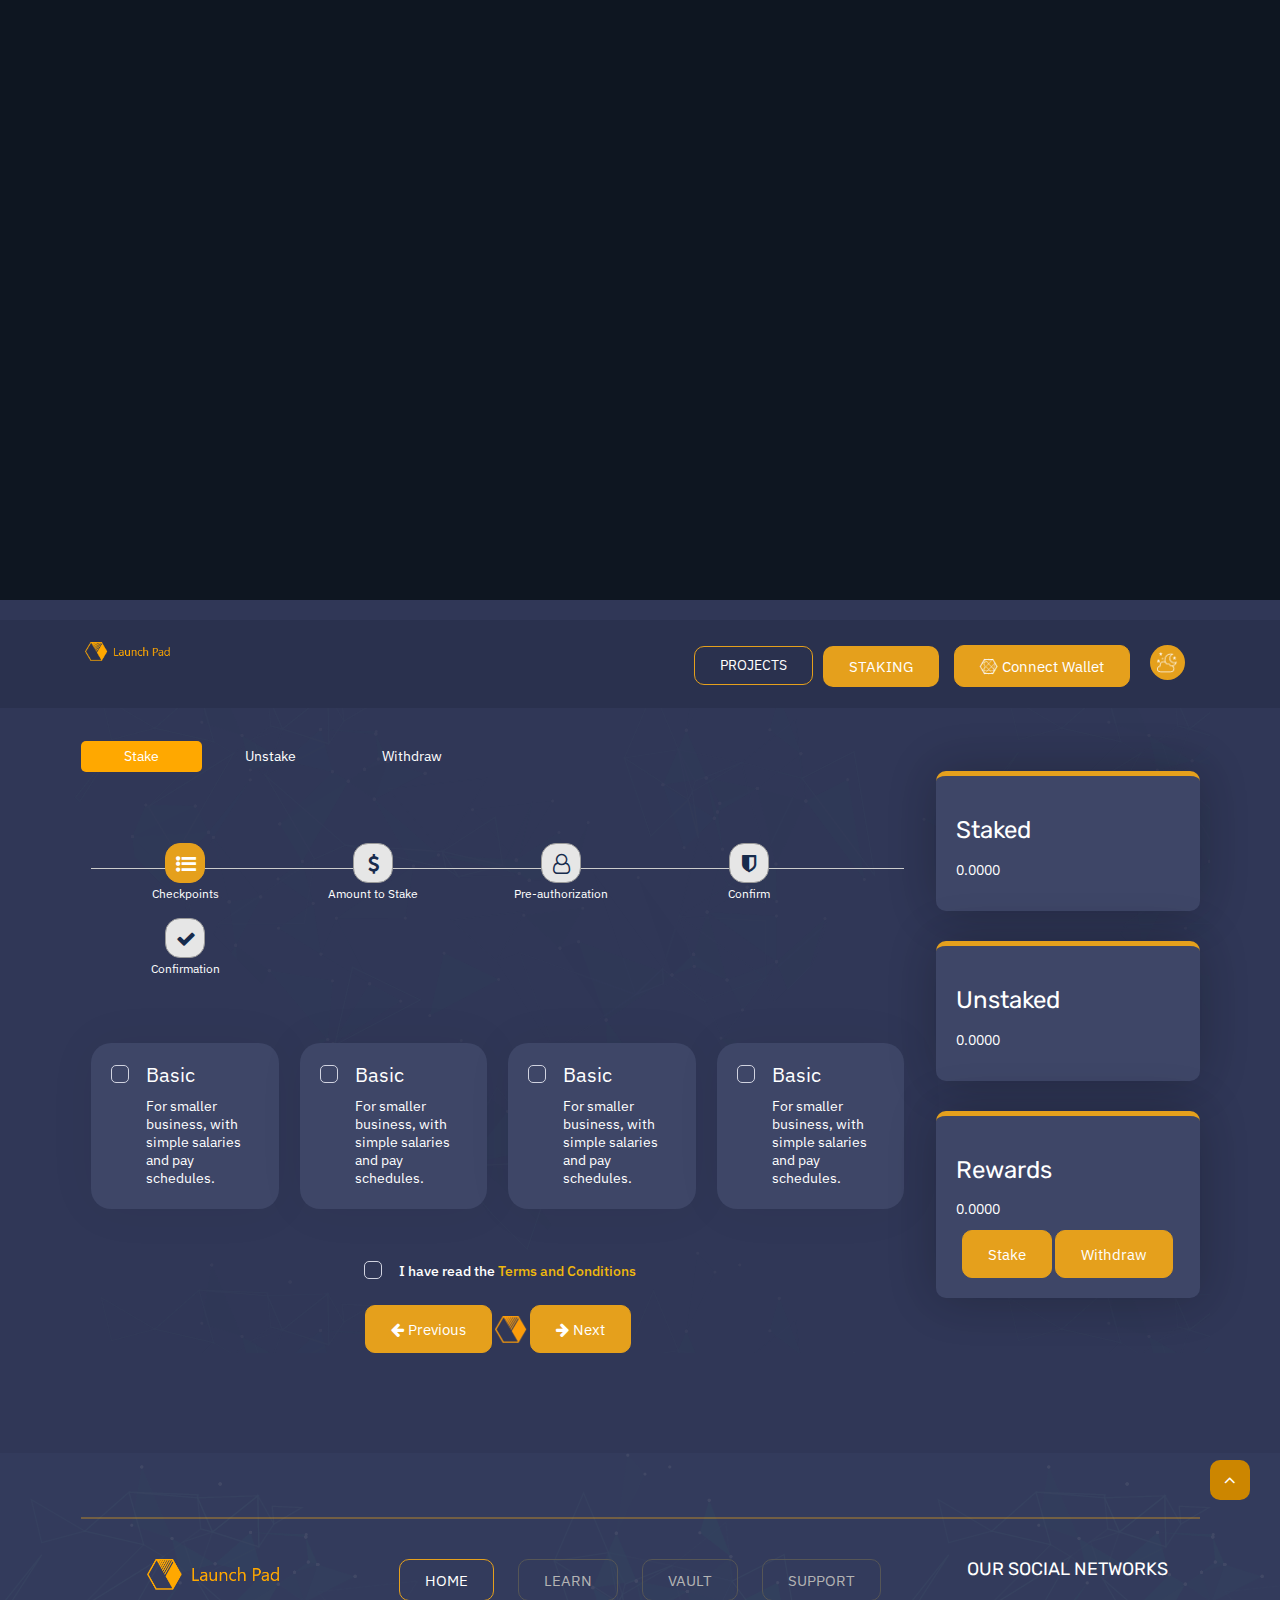
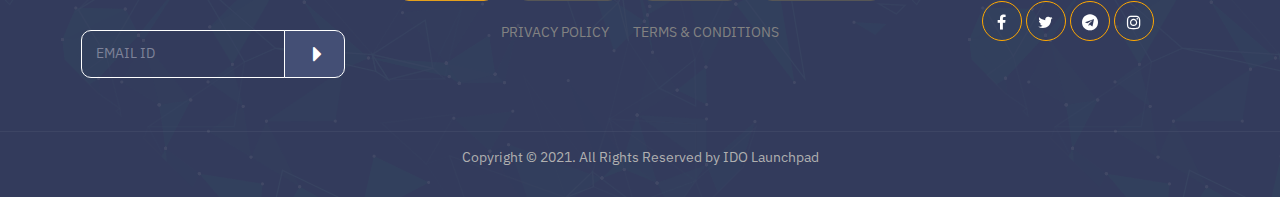
<file: staking.html>
﻿<!DOCTYPE html>
<html lang="en">
    <head>
        <meta charset="utf-8" />
        <meta http-equiv="X-UA-Compatible" content="IE=edge" />
        <meta name="viewport" content="width=device-width, initial-scale=1" />
        <meta name="description" content="" />
        <meta name="author" content="" />
        <link rel="icon" href="images/fav.ico"/>
        <title>Staking</title>
        <!-- Vendors Style-->
        <link rel="stylesheet" href="css/bootstrap.css" />
        <link rel="stylesheet" href="css/coreNavigation-1.1.3.css" />

        <link rel="stylesheet" href="css/aos.css" />
        <link rel="stylesheet" href="css/select2.min.css" />
        <link rel="stylesheet" href="css/bootstrap-select.css" />
        <!-- Style-->
        <link rel="stylesheet" href="css/style.css" />
        <link rel="stylesheet" href="css/skin_color.css" />



    </head>
    <body class="theme-warning bg-dark-body">
        <!-- New Header Start -->
        <header class="top-bar dark-overlay-top">
            <nav hidden class="nav-white nav-transparent dark-overlay">
                <div class="nav-header">
                    <a href="index.html" class="brand"><img src="images/logo.png" alt="" /></a>
                    <button class="toggle-bar"><span class="ti-menu"></span></button>
                </div>
                <ul class="menu">
                    <!-- <li><a href="index.html">Home</a></li> -->
                    <li><a href="project.html" target="_blank"> Projects</a></li>
                    <li><a href="staking.html" target="_blank"> Staking</a></li>
                </ul>
                <ul class="attributes">
                    <li class="d-md-block d-none">
                        <a href="#" class="px-10 pt-15 pb-10"><div class="btn btn-primary py-5"><i class="fa fa-connectdevelop fa-spin" aria-hidden="true"></i> Connect Wallet</div></a>
                    </li>
                    <li class="d-md-block d-none">
                        <a href="#" class="pt-15 pb-10">
                            <div class="night-light-mode"><button class="btn-transparent2 night-mode" onclick="myFunction()"></button></div>
                        </a>
                    </li>
                </ul>
            </nav>
        </header>
        <!-- New Header End -->

        <!-- Warpper Start -->
        <div class="wraper forms_wraper plan_details_page">
            <section class="pt-50 pb-100" id="price_list_product_describe">
                <div class="container" data-overlay="5">
                    <div class="row justify-content-center">
                        <div class="col-lg-5 col-12 mb-30">
                            <h1 class="mb-15 text-white text-center back-text fs-30" title="BASIC 1 PLAN">Staking</h1>
                        </div>
                    </div> 
                 
                    <div class="row">

                        <div class="col-md-9">
                            <ul class="nav nav-tabs" role="tablist">
                                <li class="nav-item">
                                  <a class="nav-link active" data-bs-toggle="tab" href="#home">Stake</a>
                                </li>
                                <li class="nav-item">
                                  <a class="nav-link" data-bs-toggle="tab" href="#menu1">Unstake</a>
                                </li>
                                <li class="nav-item">
                                  <a class="nav-link" data-bs-toggle="tab" href="#menu2">Withdraw</a>
                                </li>
                              </ul>

                              <!-- Tab panes -->
                            <div class="tab-content">
                                <div id="home" class="container tab-pane active"><br>
                                    <div class="row"> 
                                        <div class="col-sm-12">
                                            
                                            <div class="stepwizard">
                                                <div class="stepwizard-row setup-panel">
                                                    <div class="stepwizard-step col-xs-3"> 
                                                        <a href="#step-1" type="button" class="btn btn-primary btn-circle"><i class="fa fa-list-ul" aria-hidden="true"></i></a>
                                                        <p><small>Checkpoints</small></p>
                                                    </div>
                                                    <div class="stepwizard-step col-xs-3"> 
                                                        <a href="#step-2" type="button" class="btn btn-default btn-circle" disabled="disabled"><i class="fa fa-usd" aria-hidden="true"></i></a>
                                                        <p><small>Amount to Stake</small></p>
                                                    </div>
                                                    <div class="stepwizard-step col-xs-3"> 
                                                        <a href="#step-3" type="button" class="btn btn-default btn-circle" disabled="disabled"><i class="fa fa-user-o" aria-hidden="true"></i></a>
                                                        <p><small>Pre-authorization</small></p>
                                                    </div>
                                                    <div class="stepwizard-step col-xs-3"> 
                                                        <a href="#step-4" type="button" class="btn btn-default btn-circle" disabled="disabled"><i class="fa fa-shield" aria-hidden="true"></i></a>
                                                        <p><small>Confirm</small></p>
                                                    </div>
                                                    <div class="stepwizard-step col-xs-3"> 
                                                        <a href="#step-5" type="button" class="btn btn-default btn-circle" disabled="disabled"><i class="fa fa-check" aria-hidden="true"></i></a>
                                                        <p><small>Confirmation</small></p>
                                                    </div>
                                                </div>
                                            </div>
                                            
                                            <form role="form">
                                                <div class="panel-primary setup-content" id="step-1">
                                                   
                                                    <div class="row">
                                                        <div class="col-sm-3">
                                                            <div class="boxes">
                                                                <input type="checkbox" id="my-checkbox1" />
                                                                <label for="my-checkbox1">
                                                                    <div class="plan-details">
                                                                        <span>Basic</span>
                                                                        <p>For smaller business, with simple salaries and pay schedules.</p>
                                                                    </div>
                                                                </label>
                                                            </div>
                                                        </div>
                                                        <div class="col-sm-3">
                                                            <div class="boxes">
                                                                <input type="checkbox" id="my-checkbox2" />
                                                                <label for="my-checkbox2">
                                                                    <div class="plan-details">
                                                                        <span>Basic</span>
                                                                        <p>For smaller business, with simple salaries and pay schedules.</p>
                                                                    </div>
                                                                </label>
                                                            </div>
                                                        </div>
                                                        <div class="col-sm-3">
                                                            <div class="boxes">
                                                                <input type="checkbox" id="my-checkbox3" />
                                                                <label for="my-checkbox3">
                                                                    <div class="plan-details">
                                                                        <span>Basic</span>
                                                                        <p>For smaller business, with simple salaries and pay schedules.</p>
                                                                    </div>
                                                                </label>
                                                            </div>
                                                        </div>
                                                        <div class="col-sm-3">
                                                            <div class="boxes">
                                                                <input type="checkbox" id="my-checkbox4" />
                                                                <label for="my-checkbox4">
                                                                    <div class="plan-details">
                                                                        <span>Basic</span>
                                                                        <p>For smaller business, with simple salaries and pay schedules.</p>
                                                                    </div>
                                                                </label>
                                                            </div>
                                                        </div>
                                                    </div>

                                                </div>
                                                
                                                <div class="panel-primary setup-content" id="step-2">
                                                
                                                    <div class="row">
                                                        <div class="col-sm-12">
                                                            <div class="row mt-30">
                                                                <div class="col-md-5 offset-md-4">
                                                                    <div class="price-table active pull-up">
                                                                        <div class="price-top bg-white">
                                                                            <div class="row">
                                                                                <div class="col-sm-6">
                                                                                    <div class="price-title">
                                                                                        <h3 class="mb-15">
                                                                                            <a href="project_details.html" target="_blank">Amount</a>
                                                                                        </h3>
                                                                                        <p>0.0000</p>
                                                                                    </div>
                                                                                </div>
                                                                                <div class="col-sm-6">
                                                                                    <div class="price-button">
                                                                                        <a class="btn btn-primary wid-100" href="#">Max</a>
                                                                                    </div>
                                                                                </div>
                                                                            </div>
                                                                        </div>
                                                                    </div>
                                                                </div>
                                                            </div>
                                                        </div>
                                                    </div>

                                                </div>
                                                
                                                <div class="panel-primary setup-content" id="step-3">
                                                
                                                    <div class="row">
                                                        <div class="col-sm-12">
                                                            <div class="row mt-30">
                                                                <div class="col-md-8 offset-md-2">
                                                                    <div class="price-table active pull-up">
                                                                        <div class="price-top bg-white">
                                                                            <div class="row">
                                                                                <div class="col-sm-12">
                                                                                    <div class="price-title text-center">
                                                                                        <h3 class="mb-15">
                                                                                        <a href="project_details.html" target="_blank">Pre-authorization</a>
                                                                                        </h3>
                                                                                        <p class="text-center">Required transaction 1 of 2</p>
                                                                                        <p class="text-center">In this step, you grant access to the staking smart contract to accept your BSCPAD</p>
                                                                                        <i class="fa fa-spinner fa-spin" aria-hidden="true"></i>
                                                                                        <h3 class="txt-white text-center">Waiting for the transaction to complete</h3>
                                                                                        <p class="text-center">Please wait for the transaction to confirm before proceeding.</p>
                                                                                    </div>
                                                                                </div>
                                                                            </div>
                                                                        </div>
                                                                    </div>
                                                                </div>
                                                            </div>
                                                        </div>
                                                    </div>

                                                </div>
                                                
                                                <div class="panel-primary setup-content" id="step-4">
                                                    
                                                    <div class="row">
                                                        <div class="col-sm-12">
                                                            <div class="row mt-30">
                                                                <div class="col-md-8 offset-md-2">
                                                                    <div class="price-table active pull-up">
                                                                        <div class="price-top bg-white">
                                                                            <div class="row">
                                                                                <div class="col-sm-12">
                                                                                    <div class="price-title text-center">
                                                                                        <h3 class="mb-15">
                                                                                        <a href="project_details.html" target="_blank">Confirm</a>
                                                                                        </h3>
                                                                                        <p class="text-center">Required transaction 2 of 2</p>
                                                                                        <p class="text-center">In this step, you deposit the tokens into the staking contract. After this step, your tokens will be successfully staked.</p>
                                                                                    </div>
                                                                                </div>
                                                                            </div>
                                                                        </div>
                                                                    </div>
                                                                </div>
                                                            </div>
                                                        </div>
                                                    </div>

                                                </div>

                                                <div class="panel-primary setup-content" id="step-5">
                                                    
                                                    <div class="row">
                                                        <div class="col-sm-12">
                                                            <div class="row mt-30">
                                                                <div class="col-md-8 offset-md-2">
                                                                    <div class="price-table active pull-up">
                                                                        <div class="price-top bg-white">
                                                                            <div class="row">
                                                                                <div class="col-sm-12">
                                                                                    <div class="price-title text-center">
                                                                                        <i class="fa fa-check" aria-hidden="true"></i>
                                                                                        <h3 class="txt-white text-center">Success</h3>
                                                                                        <p class="text-center">Congratulations! Your tokens are now staked. If desired, you may check Binance Smart Chain to confirm the transaction.</p>
                                                                                    </div>
                                                                                </div>
                                                                            </div>
                                                                        </div>
                                                                    </div>
                                                                </div>
                                                            </div>
                                                        </div>
                                                    </div>

                                                </div>


                                            </form>

                                        </div>
                                    </div>
                                </div>
                                <div id="menu1" class="container tab-pane fade"><br>
                                    <div class="row mt-50"> 
                                        <div class="col-sm-12">
                                          <p class="txt-white">Lorem Ipsum is simply dummy text of the printing and typesetting industry. Lorem Ipsum has been the industry's standard dummy text ever since the 1500s, when an unknown printer took a galley of type and scrambled it to make a type specimen book. It has survived not only five centuries, but also the leap into electronic typesetting, remaining essentially unchanged. It was popularised in the 1960s with the release of Letraset sheets containing Lorem Ipsum passages, and more recently with desktop publishing software like Aldus PageMaker including versions of Lorem Ipsum.</p>
                                        </div>
                                    </div>
                                </div>
                                <div id="menu2" class="container tab-pane fade"><br>
                                    <div class="row mt-50"> 
                                        <div class="col-sm-12">
                                          <p class="txt-white">Lorem Ipsum is simply dummy text of the printing and typesetting industry. Lorem Ipsum has been the industry's standard dummy text ever since the 1500s, when an unknown printer took a galley of type and scrambled it to make a type specimen book. It has survived not only five centuries, but also the leap into electronic typesetting, remaining essentially unchanged. It was popularised in the 1960s with the release of Letraset sheets containing Lorem Ipsum passages, and more recently with desktop publishing software like Aldus PageMaker including versions of Lorem Ipsum.</p>
                                        </div>
                                    </div>
                                </div>
                            </div>

                            <div class="row mt-50">
                                <div class="col-sm-12 text-center">
                                    <div class="form-group">
                                        <div class="">
                                            <div class="checkbox ms-5">
                                                <input type="checkbox" id="basic_checkbox_1">
                                                <label for="basic_checkbox_1" class="form-label">I have read the <a href="" class="terms_link">Terms and Conditions</a></label>
                                            </div>
                                        </div>
                                    </div>
                                    <div class="price-button text-center">
                                        <a class="btn btn-primary" href="#"><i class="fa fa-arrow-left" aria-hidden="true"></i> Previous</a>
                                        <img src="images/fav.ico" class="fa-spin">
                                        <a class="btn btn-primary" href="#"><i class="fa fa-arrow-right" aria-hidden="true"></i> Next</a>
                                    </div>
                                </div>
                            </div>

                        </div>

                        <div class="col-md-3">
                            <div class="row mt-30">
                                <div class="col-md-12 col-12">
                                    <div class="price-table active pull-up">
                                        <div class="price-top bg-white">
                                            <div class="row">
                                                <div class="col-sm-12">
                                                    <div class="price-title">
                                                        <h3 class="mb-15"><a href="project_details.html" target="_blank">Staked</a></h3>
                                                        <p>0.0000</p>
                                                    </div>
                                                </div>
                                            </div>
                                        </div>
                                    </div>
                                </div>
                            </div>
                            <div class="row mt-30">
                                <div class="col-md-12 col-12">
                                    <div class="price-table active pull-up">
                                        <div class="price-top bg-white">
                                            <div class="row">
                                                <div class="col-sm-12">
                                                    <div class="price-title">
                                                        <h3 class="mb-15"><a href="project_details.html" target="_blank">Unstaked</a></h3>
                                                        <p>0.0000</p>
                                                    </div>
                                                </div>
                                            </div>
                                        </div>
                                    </div>
                                </div>
                            </div>
                            <div class="row mt-30">
                                <div class="col-md-12 col-12">
                                    <div class="price-table active pull-up">
                                        <div class="price-top bg-white">
                                            <div class="row">
                                                <div class="col-sm-12">
                                                    <div class="price-title">
                                                        <h3 class="mb-15"><a href="project_details.html" target="_blank">Rewards</a></h3>
                                                        <p>0.0000</p>
                                                    </div>
                                                    <div class="price-button text-center">
                                                        <a class="btn btn-primary" href="#"> Stake</a>
                                                        <a class="btn btn-primary" href="#"> Withdraw</a>
                                                    </div>
                                                </div>
                                            </div>
                                        </div>
                                    </div>
                                </div>
                            </div>
                        </div>

                    </div>


                </div>
            </section>

            <footer class="footer_three">
                <div class="footer-top pt-50">
                    <div class="container">
                        <hr style="background: #e5a01c5c; margin-bottom: 0px;" />
                        <div class="row pb-40 pt-40">
                            <div class="col-lg-3 col-sm-3 col-12 text-center">
                                <div class="widget">
                                    <a href="index.html" class="brand"><img src="images/footer_logo.png" alt="" class="footer_logo" /></a>
                                </div>
                                <form class="" action="" method="post">
                                    <div class="input-group foot_form">
                                        <input name="email" required="required" class="form-control btn-transparent foot_form_border" placeholder="EMAIL ID" type="email" />
                                        <button name="submit" value="Submit" type="submit" class="btn btn-transparent foot_form_border"><i class="fa fa-caret-right"></i></button>
                                    </div>
                                </form>
                            </div>
                            <div class="col-sm-6 col-lg-6 col-12">
                                <ul class="list-unstyled d-flex gap-items-1">
                                    <li class="d-md-block d-none">
                                        <a href="#" class="px-10 pt-15 pb-10"><div class="btn btn-transparent py-5">HOME</div></a>
                                    </li>
                                    <li class="d-md-block d-none">
                                        <a href="javascript:void(0)" class="px-10 pt-15 pb-10"><div class="btn btn-transparent_white py-5">LEARN</div></a>
                                    </li>
                                    <li class="d-md-block d-none">
                                        <a href="javascript:void(0)" class="px-10 pt-15 pb-10"><div class="btn btn-transparent_white py-5">VAULT</div></a>
                                    </li>
                                    <li class="d-md-block d-none">
                                        <a href="javascript:void(0)" class="px-10 pt-15 pb-10"><div class="btn btn-transparent_white py-5">SUPPORT</div></a>
                                    </li>
                                </ul>
                                <br />
                                <ul class="list-unstyled d-flex gap-items-1 terms_title">
                                    <li class="d-md-block d-none"><a href="javascript:void(0)" class="px-10 pt-15 pb-10">PRIVACY POLICY</a></li>
                                    <li class="d-md-block d-none"><a href="javascript:void(0)" class="px-10 pt-15 pb-10">TERMS & CONDITIONS</a></li>
                                </ul>
                            </div>
                            <div class="col-12 col-sm-3 col-lg-3 text-center">
                                <div class="widget footer_widget clearfix">
                                    <h4 class="footer-title text-white">OUR SOCIAL NETWORKS</h4>
                                    <div class="social-icons">
                                        <ul class="list-unstyled d-flex gap-items-1">
                                            <li>
                                                <a href="javascript:void(0)" class="waves-effect waves-circle btn btn-social-icon btn-circle btn-facebook"><i class="fa fa-facebook"></i></a>
                                            </li>
                                            <li>
                                                <a href="javascript:void(0)" class="waves-effect waves-circle btn btn-social-icon btn-circle btn-twitter"><i class="fa fa-twitter"></i></a>
                                            </li>
                                            <li>
                                                <a href="javascript:void(0)" class="waves-effect waves-circle btn btn-social-icon btn-circle btn-linkedin"><i class="fa fa-telegram"></i></a>
                                            </li>
                                            <li>
                                                <a href="javascript:void(0)" class="waves-effect waves-circle btn btn-social-icon btn-circle btn-instagram"><i class="fa fa-instagram"></i></a>
                                            </li>
                                        </ul>
                                    </div>
                                </div>
                            </div>
                        </div>
                    </div>
                </div>

                <div class="footer-bottom">
                    <div class="container-fluid">
                        <div class="row align-items-center">
                            <div class="col-md-12 col-12 text-center">
                                <!-- <div class="toggle"></div> -->
                                <!-- <div class="night-light-mode"><button class="btn-transparent2 night-mode" onclick="myFunction()"></button></div> -->
                                <p>Copyright © 2021. All Rights Reserved by IDO Launchpad</p>
                            </div>
                            <div class="col-md-4 col-12 text-md-start text-center">
                                <button onclick="topFunction()" id="myBtn" title="Go to top"><i class="fa fa-angle-up"></i></button>
                            </div>
                        </div>
                    </div>
                </div>
            </footer>
        </div>
        <!-- Warpper End -->

        <!-- Vendor JS -->
        <script src="js/vendors.min.js"></script>
        <!-- Corenav Master JavaScript -->
        <script src="js/coreNavigation-1.1.3.js"></script>
        <script src="js/nav.js"></script>
        <!-- <script src="js/select2.full.js"></script> -->
        <script src="js/bootstrap-select.js"></script>

        <!-- <script src="js/particles.js"></script>
        <script src="js/app.js"></script>-->
        <!-- CryptoCurrency front end -->
        <script src="js/template.js"></script>

        <script src="js/jquery.min.js"></script>

        <script>
            $(window).load(function () {
                $(".post-module").hover(function () {
                    $(this).find(".description").stop().animate(
                        {
                            height: "toggle",
                            opacity: "toggle",
                        },
                        300
                    );
                });
            });

            $(document).ready(function () {
                $(".toggle").click(function () {
                    $(".toggle").toggleClass("active");
                    $("body").toggleClass("night");
                });
            });

            function myFunction() {
                var element = document.body;
                element.classList.toggle("night");
            }

            var mybutton = document.getElementById("myBtn");
            window.onscroll = function () {
                scrollFunction();
            };
            function scrollFunction() {
                if (document.body.scrollTop > 20 || document.documentElement.scrollTop > 20) {
                    mybutton.style.display = "block";
                } else {
                    mybutton.style.display = "none";
                }
            }
            function topFunction() {
                document.body.scrollTop = 0;
                document.documentElement.scrollTop = 0;
            }



// Form Wizard Script Start

            $(document).ready(function () {

    var navListItems = $('div.setup-panel div a'),
        allWells = $('.setup-content'),
        allNextBtn = $('.nextBtn');

    allWells.hide();

    navListItems.click(function (e) {
        e.preventDefault();
        var $target = $($(this).attr('href')),
            $item = $(this);

        if (!$item.hasClass('disabled')) {
            navListItems.removeClass('btn-primary').addClass('btn-default');
            $item.addClass('btn-primary');
            allWells.hide();
            $target.show();
            $target.find('input:eq(0)').focus();
        }
    });

    allNextBtn.click(function () {
        var curStep = $(this).closest(".setup-content"),
            curStepBtn = curStep.attr("id"),
            nextStepWizard = $('div.setup-panel div a[href="#' + curStepBtn + '"]').parent().next().children("a"),
            curInputs = curStep.find("input[type='text'],input[type='url']"),
            isValid = true;

        $(".form-group").removeClass("has-error");
        for (var i = 0; i < curInputs.length; i++) {
            if (!curInputs[i].validity.valid) {
                isValid = false;
                $(curInputs[i]).closest(".form-group").addClass("has-error");
            }
        }

        if (isValid) nextStepWizard.removeAttr('disabled').trigger('click');
    });

    $('div.setup-panel div a.btn-primary').trigger('click');
});

// Form Wizard Script End
        </script>
        
    </body>
</html>
</file>
<file: css/coreNavigation-1.1.3.css>
.core-content {
	-webkit-transition: all .5s ease-in-out;
	-khtml-transition: all .5s ease-in-out;
	-moz-transition: all .5s ease-in-out;
	-ms-transition: all .5s ease-in-out;
	-o-transition: all .5s ease-in-out;
	transition: all .5s ease-in-out;
}

.core-content .brand {
	outline: 0;
}

.core-content .brand img {
	border: 0;
	outline: 0;
}

.core-content .side-menu {
	position: fixed;
	overflow-y: auto;
	top: 0;
	right: -280px;
	width: 280px;
	height: 100%;
	display: block;
	border-left: solid 1px #efefef;
	-webkit-transition: all .5s ease-in-out;
	-khtml-transition: all .5s ease-in-out;
	-moz-transition: all .5s ease-in-out;
	-ms-transition: all .5s ease-in-out;
	-o-transition: all .5s ease-in-out;
	transition: all .5s ease-in-out;
	z-index: 9;
}

.core-content.open-side-menu {
	margin-left: -280px;
	margin-right: 280px;
}

.core-content.open-side-menu .side-menu {
	right: 0;
}

.core-content.open-side-menu nav.nav-core-sticky.on-scroll {
	margin-left: -280px;
	margin-right: 280px;
}

.core-content .wrap-search-top {
	display: none;
	border-bottom: solid 1px #efefef;
}

.core-content .wrap-search-top input {
	border: 0;
	padding: 15px;
	display: block;
	width: 100%;
	outline: none;
	font-size: 14px;
	color: #6a6a6a;
}

.core-content .wrap-search-top ::-webkit-input-placeholder {
	/* Chrome/Opera/Safari */
	font-size: 14px;
	font-style: italic;
}

.core-content .wrap-search-top ::-moz-placeholder {
	/* Firefox 19+ */
	font-size: 14px;
	font-style: italic;
}

.core-content .wrap-search-top :-ms-input-placeholder {
	/* IE 10+ */
	font-size: 14px;
	font-style: italic;
}

.core-content .wrap-search-top :-moz-placeholder {
	/* Firefox 18- */
	font-size: 14px;
	font-style: italic;
}

.core-content .wrap-search-fullscreen {
	position: fixed;
	z-index: 9999;
	top: 0;
	left: 0;
	width: 100%;
	height: 100%;
	background: #fff;
	display: none;
}

.core-content .wrap-search-fullscreen .nav-container {
	position: relative;
	padding-top: 50px;
	padding-left: 15px;
	padding-right: 15px;
}

.core-content .wrap-search-fullscreen.open {
	display: block;
}

.core-content .wrap-search-fullscreen .close-search {
	position: absolute;
	right: 0;
	top: 15px;
	padding: 15px;
	border: 0;
	background: transparent;
	outline: 0;
	cursor: pointer;
	color: #6a6a6a;
	z-index: 3;
	font-size: 24px;
}

.core-content .wrap-search-fullscreen input {
	display: block;
	width: 100%;
	border: 0;
	border-bottom: solid 1px #efefef;
	padding: 15px;
	outline: 0;
	font-size: 24px;
}


/*
Core Navigation
=========================== */

.core-nav {
	display: block;
	position: relative;
}

.core-nav.open-dropdown {
	z-index: 99999999;
}

.core-nav .nav-header {
	display: block;
	position: absolute;
	z-index: 2;
}

.core-nav .nav-header.left {
	float: left;
	position: relative;
	display: inline-block;
}

.core-nav .nav-header.center .brand {
	display: block;
	margin: auto;
}

.core-nav .nav-header .content-header {
	float: right;
}

.core-nav .core-nav-toggle {
	display: none;
	border: 0;
	padding: 0;
	background: transparent;
	outline: none;
	cursor: pointer;
}

.core-nav .wrap-core-nav-list {
	text-align: left;
	position: relative;
	z-index: 1;
}

.core-nav .wrap-core-nav-list.right {
	text-align: right;
}

.core-nav .wrap-core-nav-list.center {
	text-align: center;
}

.core-nav .wrap-core-nav-list .core-nav-list {
	/* display: inline-block; */
	margin: 0 0 -5px 0;
	padding: 0;
	list-style: none;
	display: flex;
	justify-content: right;
  text-align: right;
}

.core-nav .wrap-core-nav-list .core-nav-list li {
	display: block;
	float: left;
}

.core-nav.nav-core-fixed {
	position: fixed;
	top: 0;
	left: 0;
	width: 100%;
	z-index: 999;
}

.core-nav.nav-core-sticky {
	position: relative;
}

.core-nav.nav-core-sticky.on-scroll {
	position: fixed;
	top: 0;
	left: 0;
	width: 100%;
}

@media (min-width: 992px) {
	.core-nav .nav-header.bottom {
		position: relative;
		float: none;
		display: block;
		width: 100%;
	}
	.core-nav .wrap-core-nav-list.bottom {
		position: relative;
		float: none;
		display: block;
		width: 100%;
	}
}

@media (max-width: 992px) {
	.core-nav .nav-header {
		position: relative;
		width: 100%;
		display: block;
	}
	.core-nav .nav-header.left {
		float: none;
		display: block;
		position: relative;
	}
	.core-nav .nav-header::after {
		content: "";
		clear: both;
		display: table;
	}
	.core-nav .nav-header .content-header {
		float: none;
	}
	.core-nav .core-nav-toggle {
		display: inline-block;
		float: left;
	}
	.core-nav .wrap-core-nav-list {
		width: 100%;
		max-height: 350px;
		overflow: auto;
		left: 0;
		margin-top: -100vh;
		position: absolute;
		/*border-bottom: solid 1px #dfdfdf;
		border-top: solid 1px #dfdfdf;*/
		filter: alpha(opacity=0);
		-ms-filter: "progid:DXImageTransform.Microsoft.Alpha(Opacity=0)";
		-webkit-opacity: 0;
		-khtml-opacity: 0;
		-moz-opacity: 0;
		-ms-opacity: 0;
		-o-opacity: 0;
		opacity: 0;
		-webkit-transition: all .5s ease-in-out;
		-khtml-transition: all .5s ease-in-out;
		-moz-transition: all .5s ease-in-out;
		-ms-transition: all .5s ease-in-out;
		-o-transition: all .5s ease-in-out;
		transition: all .5s ease-in-out;
	}
	.core-nav .wrap-core-nav-list .core-nav-list {
		margin: 0;
		display: block;
	}
	.core-nav .wrap-core-nav-list .core-nav-list li {
		float: none;
		display: block;
		width: 100%;
	}
	.core-nav .wrap-core-nav-list .core-nav-list li a {
		display: block;
		width: 100%;
		/*text-align: left;*/
	}
	.core-nav .nav-header.bottom {
		border: 0;
	}
	.core-nav.open-responsive .wrap-core-nav-list {
		margin-top: 10px;
		filter: alpha(opacity=100);
		-ms-filter: "progid:DXImageTransform.Microsoft.Alpha(Opacity=100)";
		-webkit-opacity: 1;
		-khtml-opacity: 1;
		-moz-opacity: 1;
		-ms-opacity: 1;
		-o-opacity: 1;
		opacity: 1;
	}
	.core-responsive-slide {
		-webkit-transition: all .5s ease-in-out;
		-khtml-transition: all .5s ease-in-out;
		-moz-transition: all .5s ease-in-out;
		-ms-transition: all .5s ease-in-out;
		-o-transition: all .5s ease-in-out;
		transition: all .5s ease-in-out;
		filter: alpha(opacity=100);
		-ms-filter: "progid:DXImageTransform.Microsoft.Alpha(Opacity=100)";
		-webkit-opacity: 1;
		-khtml-opacity: 1;
		-moz-opacity: 1;
		-ms-opacity: 1;
		-o-opacity: 1;
		opacity: 1;
	}
	.core-responsive-slide .core-nav .wrap-core-nav-list {
		top: 0;
		width: 270px;
		max-height: 100vh;
		height: 100vh;
		margin-top: 0;
		margin-left: -270px;
		border: 0;
		border-right: solid 1px #dfdfdf;
		position: fixed;
		-webkit-transition: all .5s ease-in-out;
		-khtml-transition: all .5s ease-in-out;
		-moz-transition: all .5s ease-in-out;
		-ms-transition: all .5s ease-in-out;
		-o-transition: all .5s ease-in-out;
		transition: all .5s ease-in-out;
	}
	.core-responsive-slide.open {
		margin-left: 270px;
		margin-right: -270px;
	}
	.core-responsive-slide.open .core-nav .wrap-core-nav-list {
		top: 0;
		margin-top: 0;
		margin-left: 0;
		filter: alpha(opacity=100);
		-ms-filter: "progid:DXImageTransform.Microsoft.Alpha(Opacity=100)";
		-webkit-opacity: 1;
		-khtml-opacity: 1;
		-moz-opacity: 1;
		-ms-opacity: 1;
		-o-opacity: 1;
		opacity: 1;
	}
}


/*
Fullscreen
=========================== */

@media (min-width: 920px) {
	.core-nav.fullscreen .nav-header {
		width: 100%;
		text-align: left;
		padding: 0;
		position: relative;
	}
	.core-nav.fullscreen .nav-header .brand {
		top: 0;
		margin: 15px;
	}
	.core-nav.fullscreen .core-nav-toggle {
		position: absolute;
		right: 15px;
		top: 15px;
		font-size: 20px;
		display: inline-block;
	}
	.core-nav.fullscreen .wrap-core-nav-list {
		display: none;
		position: fixed;
		left: 0;
		top: 0;
		width: 100%;
		height: 100%;
		z-index: 99999;
		background-color: #fff;
	}
	.core-nav.fullscreen .wrap-core-nav-list.center {
		text-align: center;
	}
	.core-nav.fullscreen .wrap-core-nav-list.right {
		text-align: right;
	}
	.core-nav.fullscreen .wrap-core-nav-list .nav-container {
		height: 100vh;
		display: table;
		position: relative;
		padding: 0 30px;
	}
	.core-nav.fullscreen .wrap-core-nav-list .menu {
		display: table-cell;
		vertical-align: middle;
	}
	.core-nav.fullscreen .wrap-core-nav-list .menu li {
		float: none;
		display: block;
	}
	.core-nav.fullscreen.open-fullscreen .core-nav-toggle {
		right: 30px;
	}
	.core-nav.fullscreen.open-fullscreen .wrap-core-nav-list {
		display: block;
	}
}

@media (max-width: 920px) {
	.core-nav.fullscreen .wrap-core-nav-list .nav-container .core-nav-toggle {
		display: none;
	}
}

.core-content {
	min-height: 100vh;
}


/*
Sidebar
=========================== */

@media (min-width: 992px) {
	.core-content {
		position: relative;
		min-height: 100vh;
	}
	.core-content.core-sidebar {
		padding-left: 270px;
	}
	.core-content.core-sidebar .dropdown-overlay {
		left: 270px;
	}
	.core-content.core-sidebar ul.attributes {
		position: fixed;
		width: 270px;
		left: 0;
		bottom: 0;
		display: flex;
		justify-content: space-around;
		z-index: 3;
	}
	.nav-sidebar {
		width: 270px;
		position: absolute;
		left: 0;
		top: 0;
		height: 100%;
		width: 270px !important;
		border-right: solid 1px #dfdfdf;
	}
	.nav-sidebar .nav-header {
		display: block;
		width: 100%;
	}
	.nav-sidebar .nav-header .brand {
		display: block;
	}
	.nav-sidebar .nav-header .brand img {
		width: 100%;
	}
	.nav-sidebar .wrap-core-nav-list .core-nav-list {
		display: block;
	}
	.nav-sidebar .wrap-core-nav-list .core-nav-list li {
		display: block;
		float: none;
	}
}

@media (max-width: 992px) {
	.nav-sidebar {
		border-right: 0;
	}
	.nav-sidebar .nav-header .nav-container {
		padding-left: 0;
		padding-right: 0;
	}
	.nav-sidebar .wrap-core-nav-list {
		padding: 0;
		border-bottom: solid 1px #dfdfdf;
	}
	.nav-sidebar .wrap-core-nav-list .nav-container {
		padding-left: 0;
		padding-right: 0;
	}
	.core-content.core-sidebar.core-responsive-slide nav.core-nav.nav-core-fixed.nav-sidebar {
		-webkit-transition: all .5s ease-in-out;
		-khtml-transition: all .5s ease-in-out;
		-moz-transition: all .5s ease-in-out;
		-ms-transition: all .5s ease-in-out;
		-o-transition: all .5s ease-in-out;
		transition: all .5s ease-in-out;
	}
	.core-content.core-sidebar.core-responsive-slide.open nav.core-nav.nav-core-fixed.nav-sidebar {
		margin-left: 270px;
		margin-right: -270px;
	}
	.core-content.core-sidebar.core-responsive-slide.open .dropdown-overlay.open-dropdown {
		left: 270px;
	}
}


/*
Brand Center
=========================== */

@media (min-width: 920px) {
	.core-nav.brand-center .full-container,
	.core-nav.brand-center .nav-container {
		position: relative;
	}
	.core-nav.brand-center .nav-header {
		position: absolute;
		width: 100%;
		top: 0;
		left: 0;
	}
	.core-nav.brand-center .nav-header .brand {
		margin: auto;
	}
	.core-nav.brand-center .wrap-core-nav-list .col-menu {
		width: 50%;
		display: inline-block;
	}
	.core-nav.brand-center .wrap-core-nav-list .col-menu.right {
		text-align: right;
	}
	.core-nav.brand-center .wrap-core-nav-list.center .col-menu.left {
		text-align: right;
		padding-right: 50px;
	}
	.core-nav.brand-center .wrap-core-nav-list.center .col-menu.right {
		text-align: left;
		padding-left: 50px;
	}
}

.core-content {
	min-height: 100vh;
}


/*
Sidebar Toggle
=========================== */

@media (min-width: 992px) {
	.core-content {
		position: relative;
		min-height: 100vh;
	}
	.core-content.core-sidebar-toggle {
		padding-left: 75px;
	}
	.sidebar-toggle {
		width: 75px;
		position: absolute;
		left: 0;
		top: 0;
		height: 100%;
		border-right: solid 1px #dfdfdf;
	}
	.sidebar-toggle .nav-header {
		display: block;
		width: 100%;
		height: 100vh;
	}
	.sidebar-toggle .nav-header .brand {
		display: block;
	}
	.sidebar-toggle .nav-header .brand img {
		width: 100%;
	}
	.sidebar-toggle .core-nav-toggle {
		display: block;
		width: 75px;
		height: 75px;
		text-align: center;
		position: absolute;
		top: 50%;
		left: 0;
		font-size: 18px;
		color: #6a6a6a;
	}
	.sidebar-toggle .wrap-core-nav-list {
		position: absolute;
		height: 100%;
		width: 270px;
		margin-left: -270px;
		border-right: solid 1px #dfdfdf;
		-webkit-transition: all .5s ease-in-out;
		-khtml-transition: all .5s ease-in-out;
		-moz-transition: all .5s ease-in-out;
		-ms-transition: all .5s ease-in-out;
		-o-transition: all .5s ease-in-out;
		transition: all .5s ease-in-out;
	}
	.sidebar-toggle .wrap-core-nav-list .core-nav-list {
		display: block;
	}
	.sidebar-toggle .wrap-core-nav-list .core-nav-list li {
		display: block;
		float: none;
	}
	.sidebar-toggle .wrap-core-nav-list .core-nav-list li a {
		border-bottom: solid 1px #dfdfdf;
	}
	.sidebar-toggle .wrap-core-nav-list.full-width {
		width: calc(100vw - 75px);
		margin-left: -100vw;
	}
	.sidebar-toggle .wrap-core-nav-list.full-width .core-nav-list {
		display: inline-block;
		width: 100%;
		margin: 0;
	}
	.sidebar-toggle .wrap-core-nav-list.full-width .core-nav-list li {
		background: #fafafa;
		float: left;
		display: table;
		height: 100vh;
		text-align: center;
		vertical-align: middle;
	}
	.sidebar-toggle .wrap-core-nav-list.full-width .core-nav-list li a {
		border: 0;
		height: 100vh;
		display: table-cell;
		vertical-align: middle;
		border-right: solid 1px #dfdfdf;
	}
	.sidebar-toggle.open-responsive .wrap-core-nav-list {
		margin-left: 75px;
	}
}

.core-nav-section .core-nav {
	position: fixed;
	top: 0;
	left: 0;
	z-index: 1000;
}

@media (min-width: 920px) {
	.core-nav-section .core-nav {
		height: 100%;
		background: transparent;
	}
	.core-nav-section .core-nav .nav-header {
		padding: 50px;
	}
	.core-nav-section .core-nav .nav-header .brand {
		width: 100px;
		display: block;
	}
	.core-nav-section .core-nav .nav-header .brand img {
		width: 100%;
	}
	.core-nav-section .core-nav .core-nav-list {
		display: block;
		background: transparent;
		position: absolute;
		padding-left: 50px;
		width: 150px;
	}
	.core-nav-section .core-nav .core-nav-list li {
		float: none;
		display: block;
	}
	.core-nav-section .core-nav .core-nav-list li a {
		background: transparent;
		color: #6a6a6a;
		text-decoration: none;
		margin: 15px 0;
		display: block;
		font-size: 14px;
	}
	.core-nav-section .core-nav .core-nav-list li.active a {
		font-size: 18px;
		color: #ef8f3e;
	}
}

@media (max-width: 920px) {
	.core-nav-section .core-nav {
		width: 100%;
	}
}

.core-content {
	min-height: 100vh;
}


/*
Side Icon
=========================== */

@media (min-width: 992px) {
	.core-content {
		position: relative;
		min-height: 100vh;
	}
	.core-content.core-side-icon {
		padding-left: 75px;
	}
	.core-content .nav-side-icon {
		-webkit-transition: all .5s ease-in-out;
		-khtml-transition: all .5s ease-in-out;
		-moz-transition: all .5s ease-in-out;
		-ms-transition: all .5s ease-in-out;
		-o-transition: all .5s ease-in-out;
		transition: all .5s ease-in-out;
		width: 75px;
		position: absolute;
		left: 0;
		top: 0;
		height: 100%;
		border-right: solid 1px #dfdfdf;
	}
	.core-content .nav-side-icon .nav-header {
		display: block;
		width: 100%;
	}
	.core-content .nav-side-icon .nav-header .brand {
		display: block;
	}
	.core-content .nav-side-icon .nav-header .brand img {
		width: 100%;
	}
	.core-content .nav-side-icon .wrap-core-nav-list {
		display: block;
		position: relative;
		margin-top: 100px;
	}
	.core-content .nav-side-icon .wrap-core-nav-list ul.core-nav-list {
		display: block;
	}
	.core-content .nav-side-icon .wrap-core-nav-list ul.core-nav-list>li {
		float: none;
		display: block;
		width: 100%;
		position: relative;
	}
	.core-content .nav-side-icon .wrap-core-nav-list ul.core-nav-list>li>a {
		display: block;
		width: 100%;
		text-align: center;
		padding: 10px 5px;
	}
	.core-content .nav-side-icon .wrap-core-nav-list ul.core-nav-list>li.dropdown>ul.dropdown-menu {
		top: 0;
		left: 100%;
	}
	.core-content .nav-side-icon .wrap-core-nav-list ul.core-nav-list .text-icon {
		display: none;
	}
	.core-content.open-side-icon {
		padding-left: 250px;
	}
	.core-content.open-side-icon .nav-side-icon {
		width: 250px;
	}
	.core-content.open-side-icon .wrap-core-nav-list ul.core-nav-list>li>a {
		position: relative;
		text-align: left;
	}
	.core-content.open-side-icon .wrap-core-nav-list ul.core-nav-list .icon {
		position: absolute;
		left: 20px;
		top: 12px;
	}
	.core-content.open-side-icon .wrap-core-nav-list ul.core-nav-list .text-icon {
		display: inline-block;
		margin-left: 40px;
	}
}

@media (max-width: 992px) {
	.nav-side-icon .wrap-core-nav-list li {
		position: relative;
	}
	.nav-side-icon .wrap-core-nav-list li .icon {
		position: absolute;
		left: 10px;
		top: 12px;
	}
	.nav-side-icon .wrap-core-nav-list li .text-icon {
		display: inline-block;
		margin-left: 25px;
	}
}


/*
Dropdown
=========================== */

.dropdown-overlay {
	position: fixed;
	width: 100%;
	height: 100%;
	display: none;
	background: #fff;
	left: 0;
	top: 0;
	filter: alpha(opacity=0);
	-ms-filter: "progid:DXImageTransform.Microsoft.Alpha(Opacity=0)";
	-webkit-opacity: 0;
	-khtml-opacity: 0;
	-moz-opacity: 0;
	-ms-opacity: 0;
	-o-opacity: 0;
	opacity: 0;
}

.dropdown-overlay.open-dropdown {
	display: block;
	z-index: 9999999;
}

.core-nav .dropdown {
	position: relative;
}

.core-nav .dropdown .dropdown-menu {
	display: none;
}

.core-nav .dropdown>.dropdown-menu {
	width: 230px;
	background: #fff;
	border: solid 1px #eee;
	position: absolute;
	top: 100%;
	padding: 0;
	margin-top: 0;
}

.core-nav .dropdown>.dropdown-menu>li {
	float: none;
	display: block;
}

.core-nav .dropdown>.dropdown-menu>li>a {
	border-bottom: solid 1px #eee;
	padding: 10px 15px;
	text-align: left;
}

.core-nav .dropdown.open>.dropdown-menu {
	display: block;
}

.core-nav .wrap-core-nav-list.center .dropdown>.dropdown-menu,
.core-nav .wrap-core-nav-list.left .dropdown>.dropdown-menu {
	left: 0;
}

.core-nav .wrap-core-nav-list.center .dropdown>.dropdown-menu .dropdown>.dropdown-menu,
.core-nav .wrap-core-nav-list.left .dropdown>.dropdown-menu .dropdown>.dropdown-menu {
	top: 0;
	left: 100%;
}

.core-nav .wrap-core-nav-list.right .dropdown>.dropdown-menu {
	right: 0;
}

.core-nav .wrap-core-nav-list.right .dropdown>.dropdown-menu .dropdown>.dropdown-menu {
	top: 0;
	right: 100%;
}

.core-nav .wrap-core-nav-list.dropdown-accordion .core-nav-list li.dropdown>.dropdown-menu {
	position: relative;
	width: 100%;
	border: 0;
	padding-left: 15px;
}

.core-nav .wrap-core-nav-list.dropdown-accordion .core-nav-list>li.dropdown>.dropdown-menu {
	position: absolute !important;
	width: 230px;
	border: solid 1px #efefef;
	padding-left: 0;
}

.core-nav .wrap-core-nav-list.dropdown-accordion.center .dropdown>.dropdown-menu .dropdown>.dropdown-menu,
.core-nav .wrap-core-nav-list.dropdown-accordion.left .dropdown>.dropdown-menu .dropdown>.dropdown-menu {
	left: 0;
}

.core-nav .wrap-core-nav-list.dropdown-accordion.right .dropdown>.dropdown-menu .dropdown>.dropdown-menu {
	right: 0;
}

.core-sidebar-toggle .core-nav .wrap-core-nav-list.center>.core-nav-list>li.dropdown>ul.dropdown-menu,
.core-sidebar-toggle .core-nav .wrap-core-nav-list.left>.core-nav-list>li.dropdown>ul.dropdown-menu,
.core-sidebar-toggle .core-nav .wrap-core-nav-list.right>.core-nav-list>li.dropdown>ul.dropdown-menu,
.core-sidebar .core-nav .wrap-core-nav-list.center>.core-nav-list>li.dropdown>ul.dropdown-menu,
.core-sidebar .core-nav .wrap-core-nav-list.left>.core-nav-list>li.dropdown>ul.dropdown-menu,
.core-sidebar .core-nav .wrap-core-nav-list.right>.core-nav-list>li.dropdown>ul.dropdown-menu {
	left: 100%;
	top: 0;
}

.core-sidebar-toggle .core-nav .wrap-core-nav-list.dropdown-accordion .core-nav-list>li.dropdown>.dropdown-menu,
.core-sidebar .core-nav .wrap-core-nav-list.dropdown-accordion .core-nav-list>li.dropdown>.dropdown-menu {
	left: 0 !important;
	position: relative !important;
	width: 100%;
	border: solid 1px #efefef;
	padding-left: 0;
}

@media (max-width: 920px) {
	.core-nav .dropdown .dropdown-menu {
		position: relative;
		width: 100%;
		border: 0;
		padding-left: 15px;
		top: 0;
		left: 0 !important;
		right: 0 !important;
	}
	.core-nav ul.attributes .dropdown .dropdown-menu {
		border: solid 1px #efefef;
		padding: 0;
		position: absolute;
		display: none;
		top: 100%;
		left: 0;
		right: 0;
		width: 230px;
	}
	.core-nav ul.attributes .dropdown.open .dropdown-menu {
		display: block;
	}
	.core-nav .wrap-core-nav-list.dropdown-accordion .core-nav-list>li.dropdown>a {
		display: block;
		position: relative;
	}
	.core-nav .wrap-core-nav-list.dropdown-accordion .core-nav-list>li.dropdown .dropdown-menu {
		position: relative !important;
		width: 100% !important;
	}
	.core-nav .wrap-core-nav-list.dropdown-accordion .core-nav-list>li.dropdown.open>.dropdown-menu {
		display: block;
		position: relative;
		border: 0 !important;
		padding-left: 15px;
	}
}


/*
Mega Menu
=========================== */

.core-nav .megamenu>.megamenu-content {
	position: absolute;
	top: 100%;
	width: 100%;
	background: #fff;
	text-align: left;
	border: solid 1px #efefef;
	display: none;
}

.core-nav .megamenu.open>.megamenu-content {
	display: block;
}

.core-nav .wrap-core-nav-list.center .megamenu>.megamenu-content,
.core-nav .wrap-core-nav-list.left .megamenu>.megamenu-content {
	left: 0;
}

.core-nav .wrap-core-nav-list.right .megamenu>.megamenu-content {
	right: 0;
}

@media (max-width: 920px) {
	.core-nav .megamenu>.megamenu-content {
		position: relative;
		width: 100% !important;
		border: 0;
		border-bottom: solid 1px #efefef;
	}
	.core-nav ul.attributes .megamenu .megamenu-content {
		border: solid 1px #efefef;
		padding: 0;
		position: absolute;
		display: none;
		width: 300px !important;
		top: 100%;
		left: 0;
		right: 0;
	}
	.core-nav ul.attributes .megamenu.open .megamenu-content {
		display: block;
	}
}

ul.attributes {
	padding: 0;
	margin: 0 0 -7px 0;
	list-style: none;
	display: inline-block;
	float: right;
}

ul.attributes li {
	float: left;
	display: block;
}

ul.attributes li a {
	display: block;
	padding: 20px 10px;
	color: #6a6a6a;
}

ul.attributes li a:hover {
	color: #ef8f3e;
}

.nav-header ul.attributes {
	position: relative;
	z-index: 9;
	margin-right: 10px;
}

.nav-header ul.attributes li a {
	padding: 20px 8px;
}

@media (min-width: 920px) {
	.nav-header ul.attributes {
		display: none;
	}
	.wrap-core-nav-listul.attributes {
		display: inline-block;
	}
}

@media (max-width: 920px) {
	.nav-header ul.attributes {
		display: inline-block;
	}
	.wrap-core-nav-list ul.attributes {
		display: none;
	}
}


/*
Grid
=========================== */

* {
	box-sizing: border-box;
}

.core-nav {
	/*
    Row
    =========================== */
	/*
    Container
    =========================== */
}

.core-nav .nav-row::after {
	content: "";
	clear: both;
	display: table;
}

.core-nav .nav-row [class*="col-"] {
	float: left;
	padding: 15px;
}

.core-nav .nav-container {
	margin-right: auto;
	margin-left: auto;
}

@media (min-width: 768px) {
	.core-nav .nav-row .col-sm-1 {
		width: 8.33%;
	}
	.core-nav .nav-row .col-sm-2 {
		width: 16.66%;
	}
	.core-nav .nav-row .col-sm-3 {
		width: 25%;
	}
	.core-nav .nav-row .col-sm-4 {
		width: 33.33%;
	}
	.core-nav .nav-row .col-sm-5 {
		width: 41.66%;
	}
	.core-nav .nav-row .col-sm-6 {
		width: 50%;
	}
	.core-nav .nav-row .col-sm-7 {
		width: 58.33%;
	}
	.core-nav .nav-row .col-sm-8 {
		width: 66.66%;
	}
	.core-nav .nav-row .col-sm-9 {
		width: 75%;
	}
	.core-nav .nav-row .col-sm-10 {
		width: 83.33%;
	}
	.core-nav .nav-row .col-sm-11 {
		width: 91.66%;
	}
	.core-nav .nav-row .col-sm-12 {
		width: 100%;
	}
	.core-nav .nav-container {
		width: 750px;
	}
}

@media (min-width: 992px) {
	.core-nav .nav-row .col-md-1 {
		width: 8.33%;
	}
	.core-nav .nav-row .col-md-2 {
		width: 16.66%;
	}
	.core-nav .nav-row .col-md-3 {
		width: 25%;
	}
	.core-nav .nav-row .col-md-4 {
		width: 33.33%;
	}
	.core-nav .nav-row .col-md-5 {
		width: 41.66%;
	}
	.core-nav .nav-row .col-md-6 {
		width: 50%;
	}
	.core-nav .nav-row .col-md-7 {
		width: 58.33%;
	}
	.core-nav .nav-row .col-md-8 {
		width: 66.66%;
	}
	.core-nav .nav-row .col-md-9 {
		width: 75%;
	}
	.core-nav .nav-row .col-md-10 {
		width: 83.33%;
	}
	.core-nav .nav-row .col-md-11 {
		width: 91.66%;
	}
	.core-nav .nav-row .col-md-12 {
		width: 100%;
	}
	.core-nav .nav-container {
		width: 970px;
	}
	.core-nav .full-container {
		padding: 0 15px;
	}
}

@media (min-width: 1200px) {
	.core-nav .nav-container {
		width: 1140px;
		padding-right: 15px;
		padding-left: 15px;
	}
}


@media (min-width: 1440px) {
	.core-nav .nav-container {
		width: 1340px;
		padding-right: 15px;
		padding-left: 15px;
	}
}

@media (max-width: 767px) {
	.core-nav .nav-row .col-xs-1 {
		width: 8.33%;
	}
	.core-nav .nav-row .col-xs-2 {
		width: 16.66%;
	}
	.core-nav .nav-row .col-xs-3 {
		width: 25%;
	}
	.core-nav .nav-row .col-xs-4 {
		width: 33.33%;
	}
	.core-nav .nav-row .col-xs-5 {
		width: 41.66%;
	}
	.core-nav .nav-row .col-xs-6 {
		width: 50%;
	}
	.core-nav .nav-row .col-xs-7 {
		width: 58.33%;
	}
	.core-nav .nav-row .col-xs-8 {
		width: 66.66%;
	}
	.core-nav .nav-row .col-xs-9 {
		width: 75%;
	}
	.core-nav .nav-row .col-xs-10 {
		width: 83.33%;
	}
	.core-nav .nav-row .col-xs-11 {
		width: 91.66%;
	}
	.core-nav .nav-row .col-xs-12 {
		width: 100%;
	}
}
</file>
